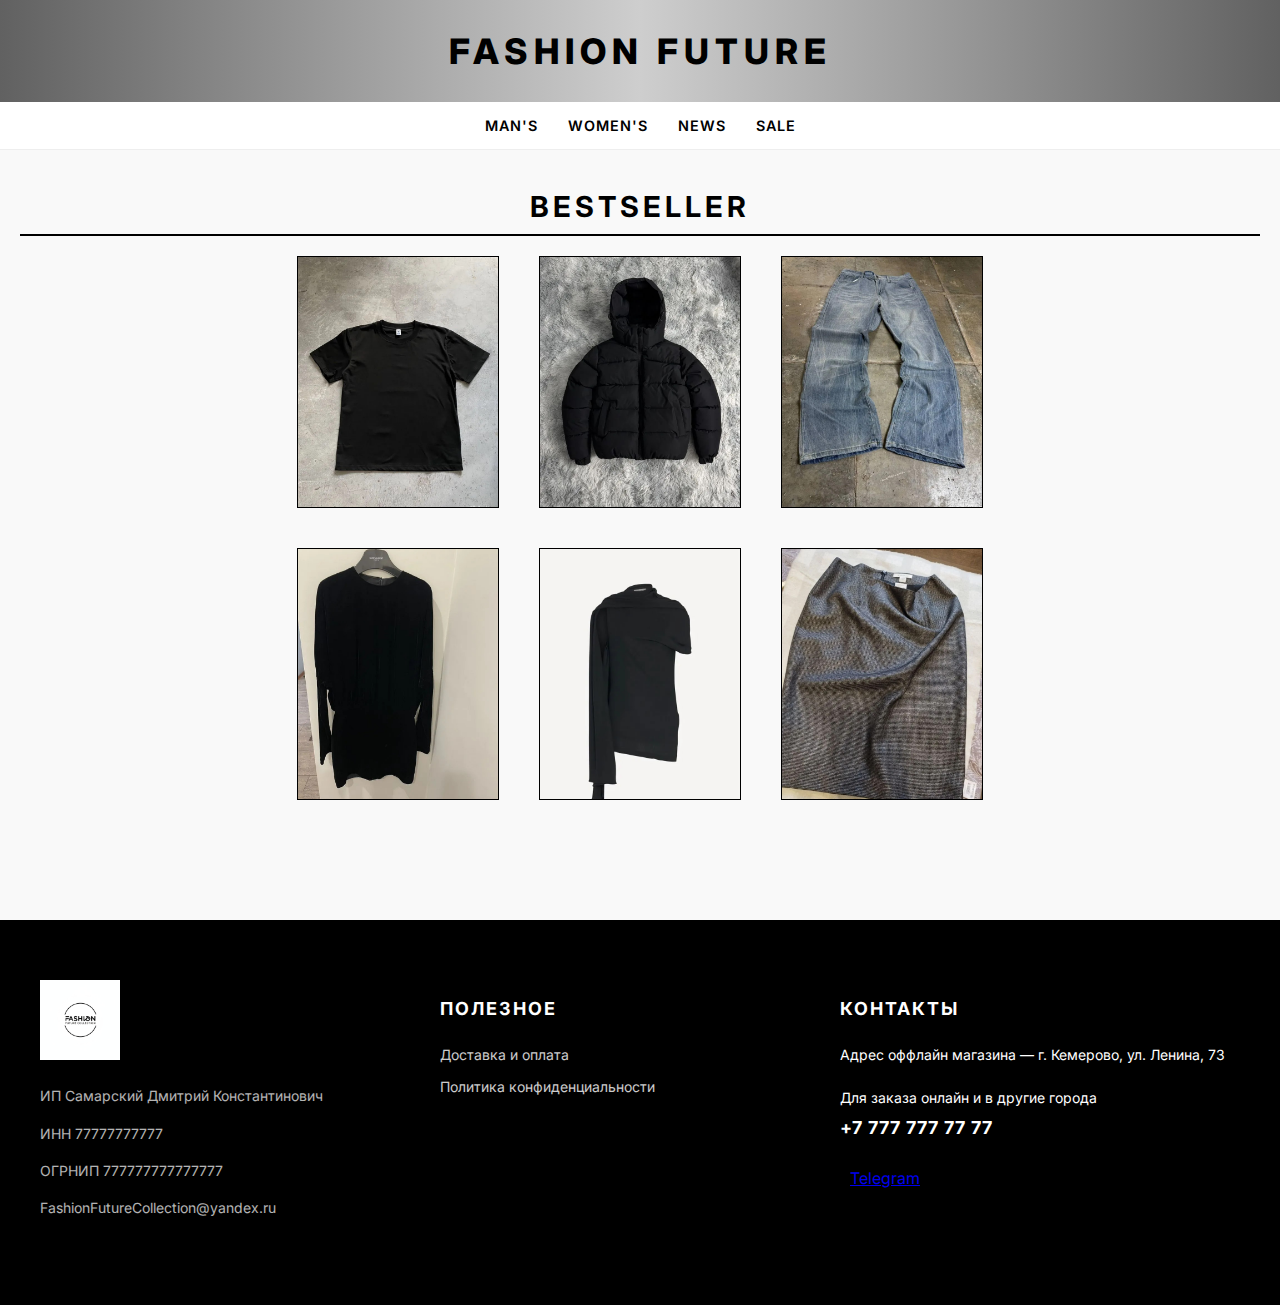
<file: index.html>
<!DOCTYPE html>
<html lang="ru">
<head>
    <meta charset="UTF-8" />
    <meta name="viewport" content="width=device-width, initial-scale=1.0" />
    <title>Fashion Future</title>
    <link rel="stylesheet" href="one.css">
</head>
<body>
    <header>
        <h1>Fashion Future</h1>
    </header>
    <nav>
        <a href="manfashion.html">Man's</a>
        <a href="womenfasion.html">Women's</a>
        <a href="#">News</a>
        <a href="#">Sale</a>
    </nav>
    <main>
        <section id="men" class="category">
            <div class="bestseller"><h1>Bestseller</h1></div>
            <div class="products">
                <div class="product">
                    <a href="T-shirt.html"><img src="img/t-shirt.jpg" alt="Футболка мужская" /></a>
                </div>
                <div class="product">
                    <a href="puffer.html"><img src="img/puffer.jpg" alt="Куртка мужская" /></a>
                </div>
                <div class="product">
                    <a href="jeansman.html"><img src="img/jeansman.jpg" alt="Джинсы мужские" /></a></div>
            </div>
        </section>
        <section id="women" class="category">
            <div class="products">
                <div class="product">
                    <a href="plate.html"><img src="img/plate.jpeg" alt="Платье женское" /></a>
                </div>
                <div class="product">
                    <a href="bluzka.html"><img src="img/bluzka.jpg" alt="Блузка женская" /></a>
                </div>
                <div class="product">
                    <img src="img/ubka.jpg" alt="">
                </div>
            </div>
        </section>
    </main>
<footer class="main-footer">
  <div class="footer-container">
    
    <div class="footer-col logo-info">
      <img src="img/logo.png" alt="FFClogo" class="footer-logo">
      <div class="legal-info">
        <p>ИП Самарский Дмитрий Константинович</p>
        <p>ИНН 77777777777</p>
        <p>ОГРНИП 777777777777777</p>
        <p>FashionFutureCollection@yandex.ru</p>
      </div>
    </div>
    <div class="footer-col">
      <h3>Полезное</h3>
      <ul>
        <li><a href="#">Доставка и оплата</a></li>
        <li><a href="#">Политика конфиденциальности</a></li>
      </ul>
    </div>
    <div class="footer-col">
      <h3>Контакты</h3>
      <p>Адрес оффлайн магазина — г. Кемерово, ул. Ленина, 73</p>
      <p class="phone">Для заказа онлайн и в другие города<br><strong>+7 777 777 77 77</strong></p>
      
      <div class="social-icons">
        <a href="https://t.me/imfashiongeek">Telegram</a>
      </div>
    </div>

  </div>
</footer>
</body>
</html>
</file>
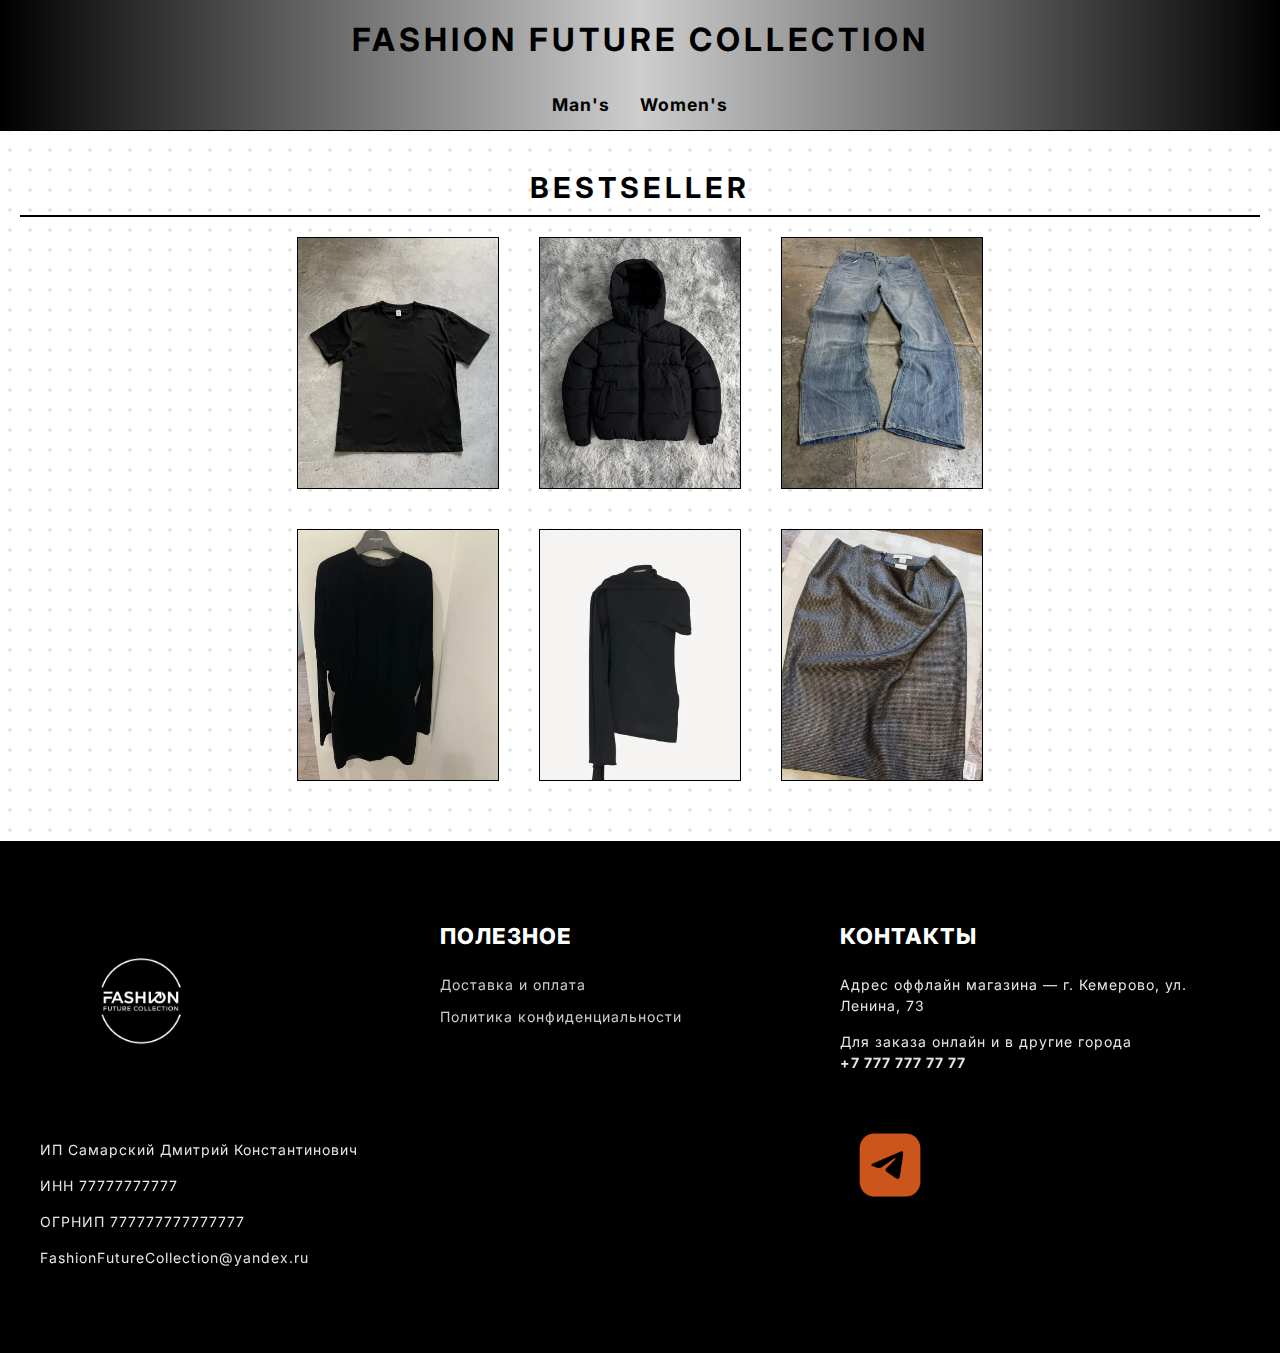
<file: fashion-main/index.html>
<!DOCTYPE html>
<html lang="ru">
<head>
    <meta charset="UTF-8" />
    <meta name="viewport" content="width=device-width, initial-scale=1.0" />
    <title>Fashion Future Collection</title>
    <link rel="stylesheet" href="one.css">
</head>
<body>
    <header>
        <h1>Fashion Future Collection</h1>
    </header>
    <nav>
        <a href="manfashion.html">Man's</a>
        <a href="womenfasion.html">Women's</a>
    </nav>
    <main>
        <section id="men" class="category">
            <div class="bestseller"><h1>Bestseller</h1></div>
            <div class="products">
                <div class="product">
                    <a href="T-shirt.html"><img src="img/t-shirt.jpg" alt="Футболка мужская" /></a>
                </div>
                <div class="product">
                    <a href="puffer.html"><img src="img/puffer.jpg" alt="Куртка мужская" /></a>
                </div>
                <div class="product">
                    <a href="jeansman.html"><img src="img/jeansman.jpg" alt="Джинсы мужские" /></a></div>
            </div>
        </section>
        <section id="women" class="category">
            <div class="products">
                <div class="product">
                    <a href="plate.html"><img src="img/plate.jpeg" alt="Платье женское" /></a>
                </div>
                <div class="product">
                    <a href="bluzka.html"><img src="img/bluzka.jpg" alt="Блузка женская" /></a>
                </div>
                <div class="product">
                    <img src="img/ubka.jpg" alt="">
                </div>
            </div>
        </section>
    </main>
<footer class="main-footer">
  <div class="footer-container">
    
    <div class="footer-col logo-info">
      <img src="img/logo.png" alt="FFClogo" class="footer-logo">
      <div class="legal-info">
        <p>ИП Самарский Дмитрий Константинович</p>
        <p>ИНН 77777777777</p>
        <p>ОГРНИП 777777777777777</p>
        <p>FashionFutureCollection@yandex.ru</p>
      </div>
    </div>
    <div class="footer-col">
      <h3>Полезное</h3>
      <ul>
        <li><a href="#">Доставка и оплата</a></li>
        <li><a href="#">Политика конфиденциальности</a></li>
      </ul>
    </div>
    <div class="footer-col">
      <h3>Контакты</h3>
      <p>Адрес оффлайн магазина — г. Кемерово, ул. Ленина, 73</p>
      <p class="phone">Для заказа онлайн и в другие города<br><strong>+7 777 777 77 77</strong></p>
      
      <div class="social-icons">
        <a href="https://t.me/imfashiongeek"><img src="img/tg-logo.png" alt="TG"></a>
      </div>
    </div>

  </div>
</footer>
</body>
</html>
</file>
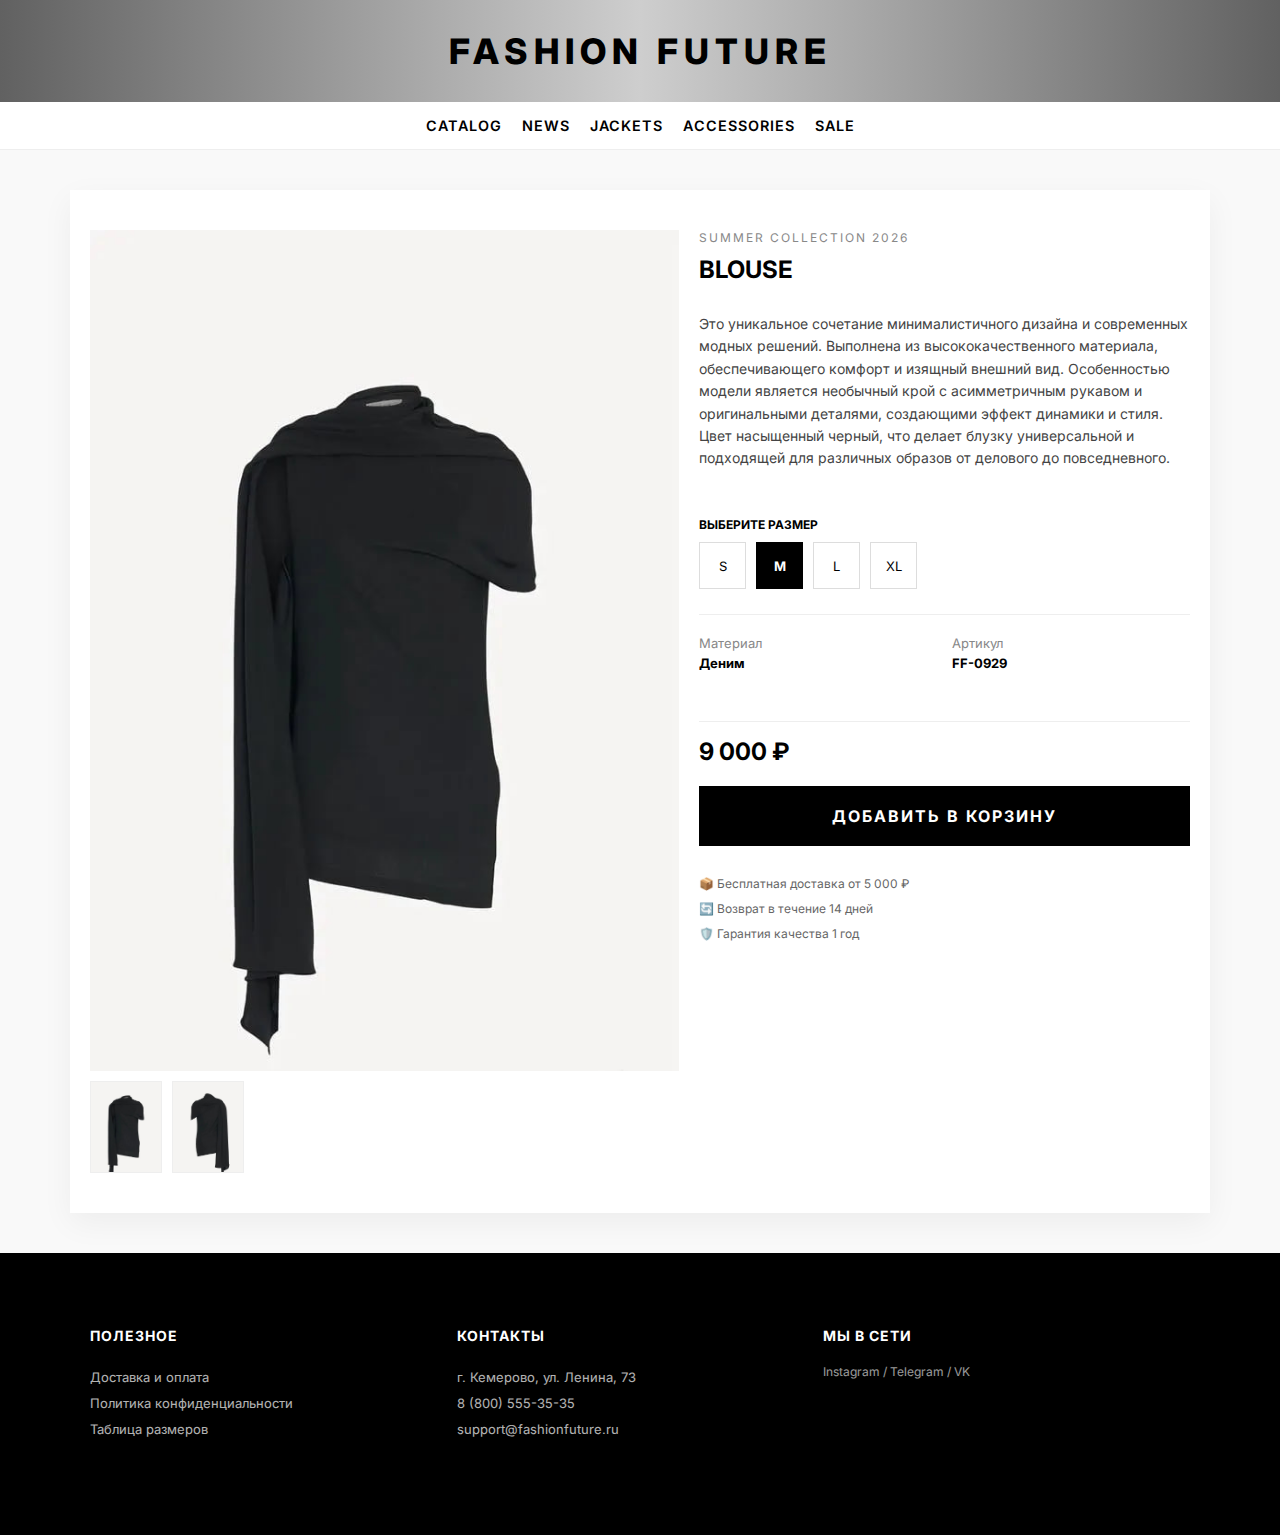
<file: bluzka.html>
<!DOCTYPE html>
<html lang="ru">
<head>
<meta charset="UTF-8" />
<meta name="viewport" content="width=device-width, initial-scale=1.0" />
<title>dress Fashion Future</title>
<link href="https://fonts.googleapis.com/css2?family=Inter:wght@300;400;700;800&display=swap" rel="stylesheet" />
<style>
html, body {
    margin: 0;
    padding: 0;
    width: 100%;
    min-height: 100vh;
    display: flex;
    flex-direction: column;
    font-family: 'Inter', sans-serif;
    background-color: #f9f9f9;
}
header {
    width: 100%;
    text-align: center;
    padding: 30px 0;
    background: linear-gradient(90deg, #616161 0%, #cecece 50%, #616161 100%);
    color: #000;
}
header h1 {
    margin: 0;
    font-size: 2.2em;
    text-transform: uppercase;
    letter-spacing: 6px;
    font-weight: 800;
}
nav {
    width: 100%;
    display: flex;
    justify-content: center;
    gap: 20px;
    padding: 15px 0;
    background: #fff;
    border-bottom: 1px solid #eee;
}
nav a {
    text-decoration: none;
    color: #000;
    font-weight: 600;
    font-size: 0.9em;
    text-transform: uppercase;
    letter-spacing: 1px;
    transition: 0.3s;
}
nav a:hover {
    color: #666;
}
.product-card-container {
    display: flex;
    flex-direction: row;
    gap: 20px;
    background: #fff;
    padding: 40px 20px;
    margin: 40px auto;
    max-width: 1100px;
    box-shadow: 0 10px 30px rgba(0,0,0,0.05);
}
.images-section {
    position: relative;
    flex: 1.2;
    display: flex;
    flex-direction: column;
    gap: 10px;
}
.arrow {
    position: absolute;
    top: 50%;
    transform: translateY(-50%);
    font-size: 1em;
    cursor: pointer;
    background: rgba(109, 109, 109, 0.7);
    padding: 15px;
    border-radius: 20%;
    z-index: 10;
}
.arrow-prev {
    left: 10px;
}
.arrow-next {
    right: 10px;
}
.arrow:hover {
    background: rgba(0, 0, 0, 0.6);
    color: grey;
}
.main-img-wrapper img {
    width: 100%;
    height: auto;
    display: block;
}
.thumbnails {
    display: flex;
    gap: 10px;
    overflow-x: auto;
}
.thumbnails img {
    width: 70px;
    height: 90px;
    object-fit: cover;
    cursor: pointer;
    border: 1px solid #eee;
    transition: 0.3s;
}
.thumbnails img:hover {
    border-color: #000;
}
.description-section {
    flex: 1;
    display: flex;
    flex-direction: column;
}
.category {
    text-transform: uppercase;
    font-size: 12px;
    letter-spacing: 2px;
    color: #888;
    margin-bottom: 10px;
}
.product-title {
    font-size: 24px;
    font-weight: 700;
    margin: 0 0 15px 0;
    text-transform: uppercase;
}
.price {
    font-size: 24px;
    font-weight: 700;
    margin: 20px 0;
    padding-top: 15px;
    border-top: 1px solid #eee;
}
.description-text {
    font-size: 14px;
    line-height: 1.6;
    color: #444;
    margin-bottom: 25px;
}
.section-label {
    font-size: 12px;
    font-weight: 700;
    text-transform: uppercase;
    margin-bottom: 10px;
    display: block;
}
.size-picker {
    display: flex;
    gap: 10px;
    margin-bottom: 25px;
    flex-wrap: wrap;
}
.size-badge {
    min-width: 45px;
    height: 45px;
    border: 1px solid #ddd;
    display: flex;
    align-items: center;
    justify-content: center;
    cursor: pointer;
    font-size: 13px;
    transition: 0.3s;
}
.size-badge:hover, .size-badge.active {
    border-color: #000;
    background: #000;
    color: #fff;
}
.size-badge.active {
  border-color: #000;
  background-color: #000;
  font-weight: bold;
}
.specs {
    display: grid;
    grid-template-columns: 1fr 1fr;
    gap: 15px;
    margin-bottom: 30px;
    font-size: 13px;
    border-top: 1px solid #eee;
    padding-top: 20px;
}
.spec-item span {
    color: #888;
    display: block;
    margin-bottom: 4px;
}
.buy-button {
    display: block;
    padding: 20px;
    background: #000;
    color: #fff;
    text-decoration: none;
    text-align: center;
    text-transform: uppercase;
    font-weight: bold;
    letter-spacing: 2px;
    transition: 0.3s;
}
.buy-button:hover {
    background: #333;
}
.delivery-info {
    margin-top: 30px;
    display: flex;
    flex-direction: column;
    gap: 10px;
}
.info-item {
    display: flex;
    align-items: center;
    gap: 10px;
    font-size: 12px;
    color: #666;
}
footer {
    background: #000;
    color: #fff;
    padding: 60px 20px;
}
.footer-container {
    max-width: 1100px;
    margin: 0 auto;
    display: flex;
    flex-wrap: wrap;
    justify-content: space-between;
}
.footer-col {
    flex: 1 1 200px;
    margin-bottom: 20px;
}
.footer-col h3 {
    font-size: 14px;
    text-transform: uppercase;
    margin-bottom: 20px;
    letter-spacing: 1px;
}
.footer-col ul {
    list-style: none;
    padding: 0;
    font-size: 13px;
    opacity: 0.7;
    line-height: 2;
}
@media(max-width: 768px) {
  .product-card-container {
    flex-direction: column;
    padding: 20px;
  }
  .images-section {
    order: 1;
  }
  .description-section {
    order: 2;
  }
  .footer-container {
    flex-direction: column;
  }
}
</style>
</head>
<body>

<header>
  <h1>FASHION FUTURE</h1>
</header>
<nav>
  <a href="index.html">Catalog</a>
  <a href="#">News</a>
  <a href="#">Jackets</a>
  <a href="#">Аccessories</a>
  <a href="#">Sale</a>
</nav>

<main>
  <div class="product-card-container">
    <div class="images-section">
      <div class="main-img-wrapper">
        <img src="img/t-shirt.jpg" alt="Puffer Jacket" id="main-img" />
      </div>
      <div class="thumbnails">
        <img src="img/bluzka.jpg" alt="вид 1" />
        <img src="img/bluzka2.jpg" alt="вид 2" />
      </div>
    </div>

    <div class="description-section">
      <span class="category">Summer Collection 2026</span>
      <h2 class="product-title">Blouse</h2>
      <p class="description-text">
            Это уникальное сочетание минималистичного дизайна и современных модных решений. Выполнена из высококачественного материала, обеспечивающего комфорт и изящный внешний вид. Особенностью модели является необычный крой с асимметричным рукавом и оригинальными деталями, создающими эффект динамики и стиля. Цвет насыщенный черный, что делает блузку универсальной и подходящей для различных образов от делового до повседневного.<br><br>
      </p>

      <span class="section-label">Выберите размер</span>
      <div class="size-picker">
        <div class="size-badge">S</div>
        <div class="size-badge active">M</div>
        <div class="size-badge">L</div>
        <div class="size-badge">XL</div>
      </div>

      <div class="specs">
        <div class="spec-item">
          <span>Материал</span>
          <strong>Деним</strong>
        </div>
        <div class="spec-item">
          <span>Артикул</span>
          <strong>FF-0929</strong>
        </div>
      </div>

      <div class="price">9 000 ₽</div>
      <a href="#" class="buy-button">Добавить в корзину</a>
      <div class="delivery-info">
        <div class="info-item">📦 Бесплатная доставка от 5 000 ₽</div>
        <div class="info-item">🔄 Возврат в течение 14 дней</div>
        <div class="info-item">🛡️ Гарантия качества 1 год</div>
      </div>
    </div>
  </div>
</main>

<footer class="main-footer">
  <div class="footer-container">
    <div class="footer-col">
      <h3>Полезное</h3>
      <ul>
        <li>Доставка и оплата</li>
        <li>Политика конфиденциальности</li>
        <li>Таблица размеров</li>
      </ul>
    </div>
    <div class="footer-col">
      <h3>Контакты</h3>
      <ul>
        <li>г. Кемерово, ул. Ленина, 73</li>
        <li>8 (800) 555-35-35</li>
        <li>support@fashionfuture.ru</li>
      </ul>
    </div>
    <div class="footer-col">
      <h3>Мы в сети</h3>
      <div class="social-icons" style="font-size: 12px; opacity: 0.6;">
        Instagram / Telegram / VK
      </div>
    </div>
  </div>
</footer>

<script>
  document.addEventListener('DOMContentLoaded', () => {
    const mainImg = document.getElementById('main-img');
    const thumbnails = document.querySelectorAll('.thumbnails img');

    let currentIndex = 0;
    const totalImages = thumbnails.length;

    function updateMainImage() {
      mainImg.src = thumbnails[currentIndex].src;
      thumbnails.forEach((thumb, index) => {
        thumb.classList.toggle('active', index === currentIndex);
      });
    }

    // Обработка кликов по миниатюрам
    thumbnails.forEach((thumb, index) => {
      thumb.addEventListener('click', () => {
        currentIndex = index;
        updateMainImage();
      });
    });

    updateMainImage();

    // Работа с выбором размера
    const sizeBadges = document.querySelectorAll('.size-badge');

    sizeBadges.forEach(badge => {
      badge.addEventListener('click', () => {
        // Убираем активный класс у всех
        sizeBadges.forEach(b => b.classList.remove('active'));
        // Добавляем активный класс к выбранному
        badge.classList.add('active');
      });
    });
  });
</script>

</body>
</html>
</file>
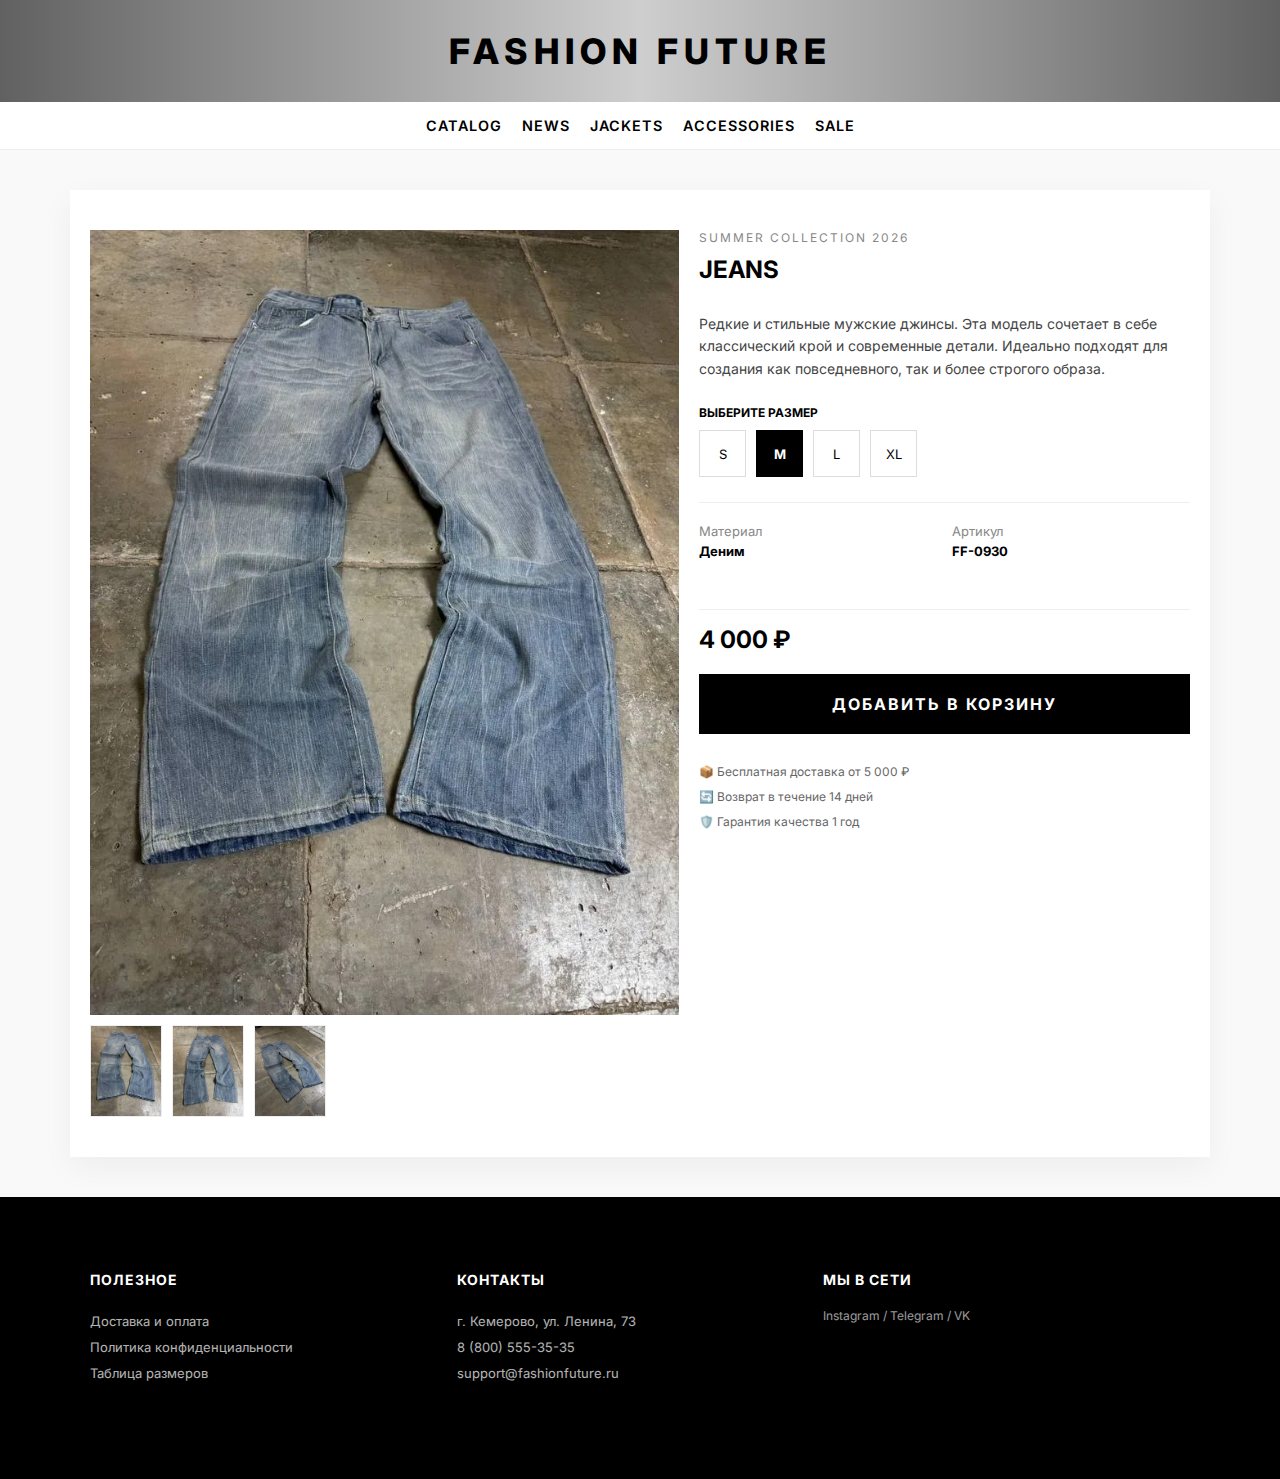
<file: jeansman.html>
<!DOCTYPE html>
<html lang="ru">
<head>
<meta charset="UTF-8" />
<meta name="viewport" content="width=device-width, initial-scale=1.0" />
<title>Jeans Fashion Future</title>
<link href="https://fonts.googleapis.com/css2?family=Inter:wght@300;400;700;800&display=swap" rel="stylesheet" />
<style>
html, body {
    margin: 0;
    padding: 0;
    width: 100%;
    min-height: 100vh;
    display: flex;
    flex-direction: column;
    font-family: 'Inter', sans-serif;
    background-color: #f9f9f9;
}
header {
    width: 100%;
    text-align: center;
    padding: 30px 0;
    background: linear-gradient(90deg, #616161 0%, #cecece 50%, #616161 100%);
    color: #000;
}
header h1 {
    margin: 0;
    font-size: 2.2em;
    text-transform: uppercase;
    letter-spacing: 6px;
    font-weight: 800;
}
nav {
    width: 100%;
    display: flex;
    justify-content: center;
    gap: 20px;
    padding: 15px 0;
    background: #fff;
    border-bottom: 1px solid #eee;
}
nav a {
    text-decoration: none;
    color: #000;
    font-weight: 600;
    font-size: 0.9em;
    text-transform: uppercase;
    letter-spacing: 1px;
    transition: 0.3s;
}
nav a:hover {
    color: #666;
}
.product-card-container {
    display: flex;
    flex-direction: row;
    gap: 20px;
    background: #fff;
    padding: 40px 20px;
    margin: 40px auto;
    max-width: 1100px;
    box-shadow: 0 10px 30px rgba(0,0,0,0.05);
}
.images-section {
    position: relative;
    flex: 1.2;
    display: flex;
    flex-direction: column;
    gap: 10px;
}
.arrow {
    position: absolute;
    top: 50%;
    transform: translateY(-50%);
    font-size: 1em;
    cursor: pointer;
    background: rgba(109, 109, 109, 0.7);
    padding: 15px;
    border-radius: 20%;
    z-index: 10;
}
.arrow-prev {
    left: 10px;
}
.arrow-next {
    right: 10px;
}
.arrow:hover {
    background: rgba(0, 0, 0, 0.6);
    color: grey;
}
.main-img-wrapper img {
    width: 100%;
    height: auto;
    display: block;
}
.thumbnails {
    display: flex;
    gap: 10px;
    overflow-x: auto;
}
.thumbnails img {
    width: 70px;
    height: 90px;
    object-fit: cover;
    cursor: pointer;
    border: 1px solid #eee;
    transition: 0.3s;
}
.thumbnails img:hover {
    border-color: #000;
}
.description-section {
    flex: 1;
    display: flex;
    flex-direction: column;
}
.category {
    text-transform: uppercase;
    font-size: 12px;
    letter-spacing: 2px;
    color: #888;
    margin-bottom: 10px;
}
.product-title {
    font-size: 24px;
    font-weight: 700;
    margin: 0 0 15px 0;
    text-transform: uppercase;
}
.price {
    font-size: 24px;
    font-weight: 700;
    margin: 20px 0;
    padding-top: 15px;
    border-top: 1px solid #eee;
}
.description-text {
    font-size: 14px;
    line-height: 1.6;
    color: #444;
    margin-bottom: 25px;
}
.section-label {
    font-size: 12px;
    font-weight: 700;
    text-transform: uppercase;
    margin-bottom: 10px;
    display: block;
}
.size-picker {
    display: flex;
    gap: 10px;
    margin-bottom: 25px;
    flex-wrap: wrap;
}
.size-badge {
    min-width: 45px;
    height: 45px;
    border: 1px solid #ddd;
    display: flex;
    align-items: center;
    justify-content: center;
    cursor: pointer;
    font-size: 13px;
    transition: 0.3s;
}
.size-badge:hover, .size-badge.active {
    border-color: #000;
    background: #000;
    color: #fff;
}
.size-badge.active {
  border-color: #000;
  background-color: #000;
  font-weight: bold;
}
.specs {
    display: grid;
    grid-template-columns: 1fr 1fr;
    gap: 15px;
    margin-bottom: 30px;
    font-size: 13px;
    border-top: 1px solid #eee;
    padding-top: 20px;
}
.spec-item span {
    color: #888;
    display: block;
    margin-bottom: 4px;
}
.buy-button {
    display: block;
    padding: 20px;
    background: #000;
    color: #fff;
    text-decoration: none;
    text-align: center;
    text-transform: uppercase;
    font-weight: bold;
    letter-spacing: 2px;
    transition: 0.3s;
}
.buy-button:hover {
    background: #333;
}
.delivery-info {
    margin-top: 30px;
    display: flex;
    flex-direction: column;
    gap: 10px;
}
.info-item {
    display: flex;
    align-items: center;
    gap: 10px;
    font-size: 12px;
    color: #666;
}
footer {
    background: #000;
    color: #fff;
    padding: 60px 20px;
}
.footer-container {
    max-width: 1100px;
    margin: 0 auto;
    display: flex;
    flex-wrap: wrap;
    justify-content: space-between;
}
.footer-col {
    flex: 1 1 200px;
    margin-bottom: 20px;
}
.footer-col h3 {
    font-size: 14px;
    text-transform: uppercase;
    margin-bottom: 20px;
    letter-spacing: 1px;
}
.footer-col ul {
    list-style: none;
    padding: 0;
    font-size: 13px;
    opacity: 0.7;
    line-height: 2;
}
@media(max-width: 768px) {
  .product-card-container {
    flex-direction: column;
    padding: 20px;
  }
  .images-section {
    order: 1;
  }
  .description-section {
    order: 2;
  }
  .footer-container {
    flex-direction: column;
  }
}
</style>
</head>
<body>

<header>
  <h1>FASHION FUTURE</h1>
</header>
<nav>
  <a href="index.html">Catalog</a>
  <a href="#">News</a>
  <a href="#">Jackets</a>
  <a href="#">Аccessories</a>
  <a href="#">Sale</a>
</nav>

<main>
  <div class="product-card-container">
    <div class="images-section">
      <div class="main-img-wrapper">
        <img src="img/t-shirt.jpg" alt="Puffer Jacket" id="main-img" />
      </div>
      <div class="thumbnails">
        <img src="img/jeansman.jpg" alt="вид 1" />
        <img src="img/jeansman2.jpg" alt="вид 2" />
        <img src="img/jeansman3.jpg" alt="вид 3" />
      </div>
    </div>

    <div class="description-section">
      <span class="category">Summer Collection 2026</span>
      <h2 class="product-title">Jeans</h2>
      <p class="description-text">
            Редкие и стильные мужские джинсы. Эта модель сочетает в себе классический крой и современные детали. Идеально подходят для создания как повседневного, так и более строгого образа.
      </p>

      <span class="section-label">Выберите размер</span>
      <div class="size-picker">
        <div class="size-badge">S</div>
        <div class="size-badge active">M</div>
        <div class="size-badge">L</div>
        <div class="size-badge">XL</div>
      </div>

      <div class="specs">
        <div class="spec-item">
          <span>Материал</span>
          <strong>Деним</strong>
        </div>
        <div class="spec-item">
          <span>Артикул</span>
          <strong>FF-0930</strong>
        </div>
      </div>

      <div class="price">4 000 ₽</div>
      <a href="#" class="buy-button">Добавить в корзину</a>
      <div class="delivery-info">
        <div class="info-item">📦 Бесплатная доставка от 5 000 ₽</div>
        <div class="info-item">🔄 Возврат в течение 14 дней</div>
        <div class="info-item">🛡️ Гарантия качества 1 год</div>
      </div>
    </div>
  </div>
</main>

<footer class="main-footer">
  <div class="footer-container">
    <div class="footer-col">
      <h3>Полезное</h3>
      <ul>
        <li>Доставка и оплата</li>
        <li>Политика конфиденциальности</li>
        <li>Таблица размеров</li>
      </ul>
    </div>
    <div class="footer-col">
      <h3>Контакты</h3>
      <ul>
        <li>г. Кемерово, ул. Ленина, 73</li>
        <li>8 (800) 555-35-35</li>
        <li>support@fashionfuture.ru</li>
      </ul>
    </div>
    <div class="footer-col">
      <h3>Мы в сети</h3>
      <div class="social-icons" style="font-size: 12px; opacity: 0.6;">
        Instagram / Telegram / VK
      </div>
    </div>
  </div>
</footer>

<script>
  document.addEventListener('DOMContentLoaded', () => {
    const mainImg = document.getElementById('main-img');
    const thumbnails = document.querySelectorAll('.thumbnails img');

    let currentIndex = 0;
    const totalImages = thumbnails.length;

    function updateMainImage() {
      mainImg.src = thumbnails[currentIndex].src;
      thumbnails.forEach((thumb, index) => {
        thumb.classList.toggle('active', index === currentIndex);
      });
    }

    // Обработка кликов по миниатюрам
    thumbnails.forEach((thumb, index) => {
      thumb.addEventListener('click', () => {
        currentIndex = index;
        updateMainImage();
      });
    });

    updateMainImage();

    // Работа с выбором размера
    const sizeBadges = document.querySelectorAll('.size-badge');

    sizeBadges.forEach(badge => {
      badge.addEventListener('click', () => {
        // Убираем активный класс у всех
        sizeBadges.forEach(b => b.classList.remove('active'));
        // Добавляем активный класс к выбранному
        badge.classList.add('active');
      });
    });
  });
</script>

</body>
</html>
</file>
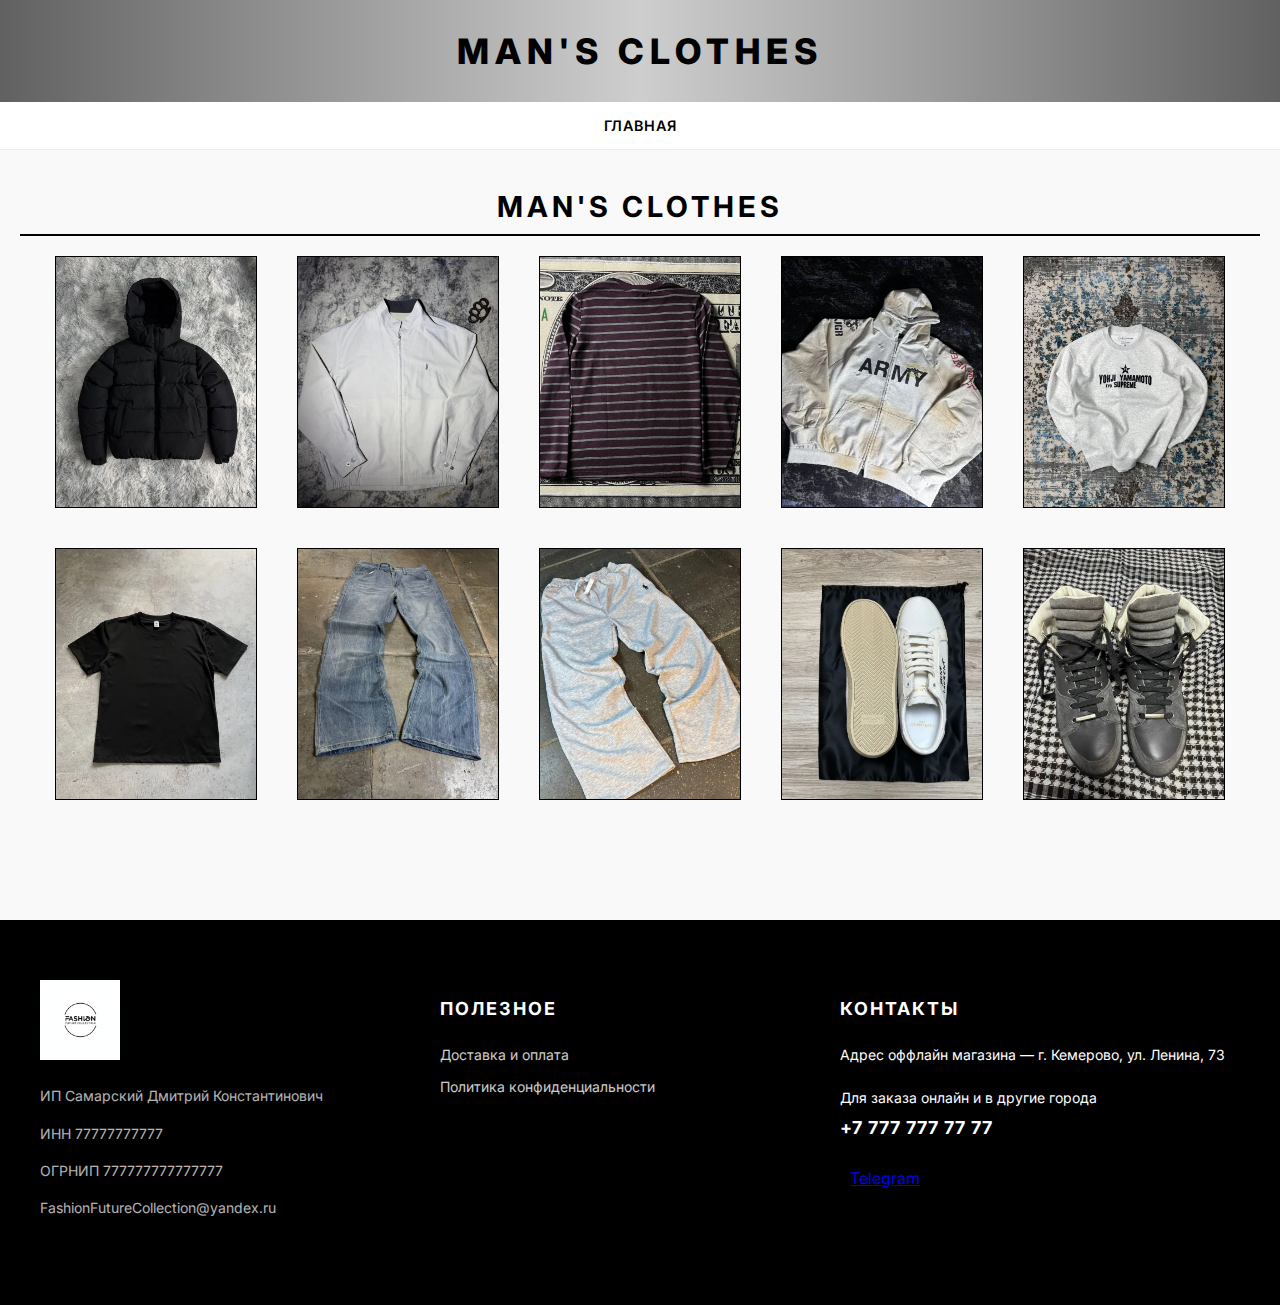
<file: manfashion.html>
<!DOCTYPE html>
<html lang="ru">
<head>
  <meta charset="UTF-8" />
  <meta name="viewport" content="width=device-width, initial-scale=1.0"/>
  <title>Fashion Future Collection</title>
  <link rel="stylesheet" href="one.css" />
</head>
<body>
  <header>
    <h1>Man's clothes</h1>
    
  </header>
<nav>
      <a href="index.html">Главная</a>

    </nav>
  <main>
    <section class="category">
      <h1>Man's clothes</h1>

      <div class="products">
        <div class="product">
          <a href="puffer.html">
            <img src="img/puffer.jpg" alt="Пуховик" />
            <p>Пуховик</p>
          </a>
        </div>

        <div class="product">
          <a href="vetrovka.html">
            <img src="img/vetrovka.jpg" alt="Ветровка мужская" />
            <p>Ветровки</p>
          </a>
        </div>

        <div class="product">
          <a href="#">
            <img src="img/longsleeve2.jpg" alt="Лонгслив" />
            <p>Лонгсливы</p>
          </a>
        </div>

        <div class="product">
          <a href="#">
            <img src="img/ziphoddie.jpg" alt="Зип-по" />
            <p>Зип худи</p>
          </a>
        </div>

        <div class="product">
          <a href="#">
            <img src="img/sweetshot.jpg" alt="Свитшот" />
            <p>Свитшоты</p>
          </a>
        </div>

        <div class="product">
          <a href="T-shirt.html">
            <img src="img/t-shirt.jpg" alt="Футболка мужская" />
            <p>Футболки</p>
          </a>
        </div>

        <div class="product">
          <a href="jeansman.html">
            <img src="img/jeansman.jpg" alt="Джинсы мужские" />
            <p>Джинсы</p>
          </a>
        </div>

        <div class="product">
          <a href="#">
            <img src="img/pants.jpg" alt="Штаны" />
            <p>Штаны</p>
          </a>
        </div>

        <div class="product">
          <a href="#">
            <img src="img/shoes.jpg" alt="Обувь" />
            <p>Кеды</p>
          </a>
        </div>

        <div class="product">
          <a href="#">
            <img src="img/sneakers.jpg" alt="Кроссовки" />
            <p>Кроссовки</p>
          </a>
        </div>
      </div>
    </section>
  </main>
<footer class="main-footer">
  <div class="footer-container">
    
    <div class="footer-col logo-info">
      <img src="img/logo.png" alt="FFClogo" class="footer-logo">
      <div class="legal-info">
        <p>ИП Самарский Дмитрий Константинович</p>
        <p>ИНН 77777777777</p>
        <p>ОГРНИП 777777777777777</p>
        <p>FashionFutureCollection@yandex.ru</p>
      </div>
    </div>
    <div class="footer-col">
      <h3>Полезное</h3>
      <ul>
        <li><a href="#">Доставка и оплата</a></li>
        <li><a href="#">Политика конфиденциальности</a></li>
      </ul>
    </div>
    <div class="footer-col">
      <h3>Контакты</h3>
      <p>Адрес оффлайн магазина — г. Кемерово, ул. Ленина, 73</p>
      <p class="phone">Для заказа онлайн и в другие города<br><strong>+7 777 777 77 77</strong></p>
      
      <div class="social-icons">
        <a href="https://t.me/imfashiongeek">Telegram</a>
      </div>
    </div>

  </div>
</footer>
  <script>
    document.addEventListener('DOMContentLoaded', function () {
      document.querySelectorAll('.product').forEach(function (product) {
        product.addEventListener('click', function (event) {
          // если клик уже внутри ссылки — позволяем браузеру перейти сам
          if (event.target.closest('a')) return;
          const link = product.querySelector('a');
          if (link) window.location.href = link.href;
        });
      });
    });
  </script>
</body>
</html>
</file>
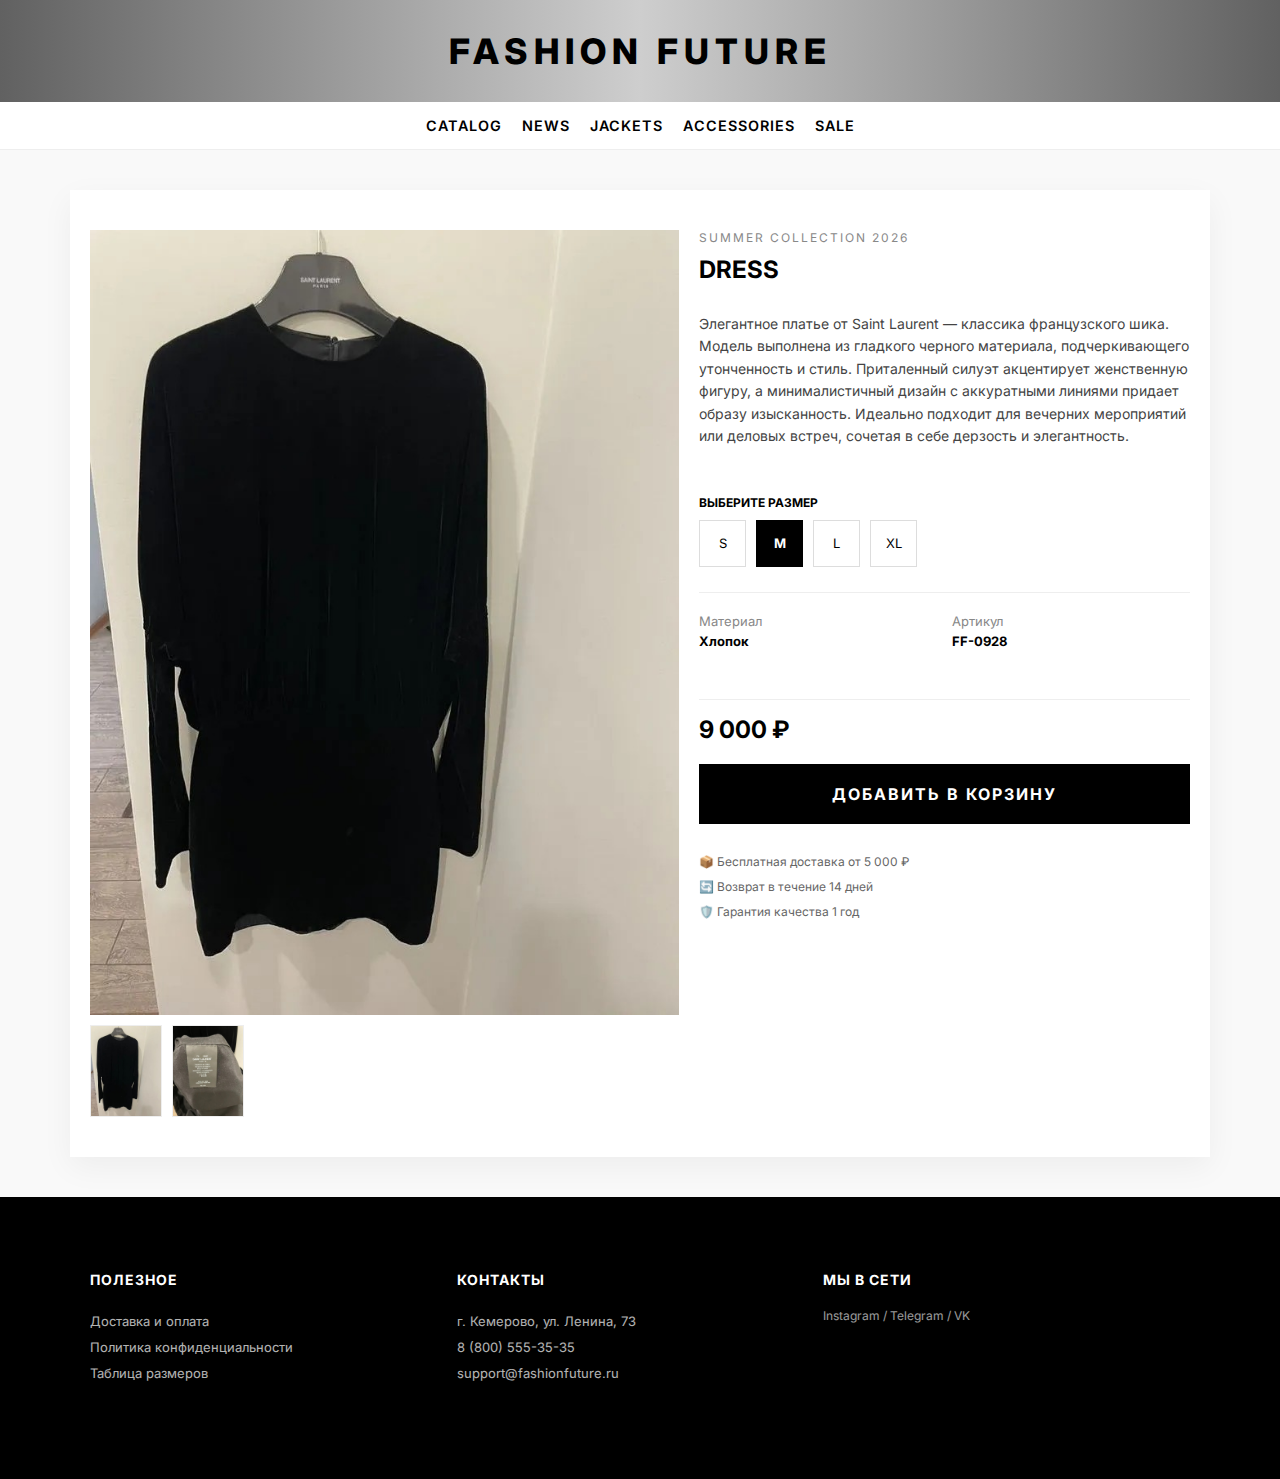
<file: plate.html>
<!DOCTYPE html>
<html lang="ru">
<head>
<meta charset="UTF-8" />
<meta name="viewport" content="width=device-width, initial-scale=1.0" />
<title>Футболка Fashion Future</title>
<link href="https://fonts.googleapis.com/css2?family=Inter:wght@300;400;700;800&display=swap" rel="stylesheet" />
<style>
html, body {
    margin: 0;
    padding: 0;
    width: 100%;
    min-height: 100vh;
    display: flex;
    flex-direction: column;
    font-family: 'Inter', sans-serif;
    background-color: #f9f9f9;
}
header {
    width: 100%;
    text-align: center;
    padding: 30px 0;
    background: linear-gradient(90deg, #616161 0%, #cecece 50%, #616161 100%);
    color: #000;
}
header h1 {
    margin: 0;
    font-size: 2.2em;
    text-transform: uppercase;
    letter-spacing: 6px;
    font-weight: 800;
}
nav {
    width: 100%;
    display: flex;
    justify-content: center;
    gap: 20px;
    padding: 15px 0;
    background: #fff;
    border-bottom: 1px solid #eee;
}
nav a {
    text-decoration: none;
    color: #000;
    font-weight: 600;
    font-size: 0.9em;
    text-transform: uppercase;
    letter-spacing: 1px;
    transition: 0.3s;
}
nav a:hover {
    color: #666;
}
.product-card-container {
    display: flex;
    flex-direction: row;
    gap: 20px;
    background: #fff;
    padding: 40px 20px;
    margin: 40px auto;
    max-width: 1100px;
    box-shadow: 0 10px 30px rgba(0,0,0,0.05);
}
.images-section {
    position: relative;
    flex: 1.2;
    display: flex;
    flex-direction: column;
    gap: 10px;
}
.arrow {
    position: absolute;
    top: 50%;
    transform: translateY(-50%);
    font-size: 1em;
    cursor: pointer;
    background: rgba(109, 109, 109, 0.7);
    padding: 15px;
    border-radius: 20%;
    z-index: 10;
}
.arrow-prev {
    left: 10px;
}
.arrow-next {
    right: 10px;
}
.arrow:hover {
    background: rgba(0, 0, 0, 0.6);
    color: grey;
}
.main-img-wrapper img {
    width: 100%;
    height: auto;
    display: block;
}
.thumbnails {
    display: flex;
    gap: 10px;
    overflow-x: auto;
}
.thumbnails img {
    width: 70px;
    height: 90px;
    object-fit: cover;
    cursor: pointer;
    border: 1px solid #eee;
    transition: 0.3s;
}
.thumbnails img:hover {
    border-color: #000;
}
.description-section {
    flex: 1;
    display: flex;
    flex-direction: column;
}
.category {
    text-transform: uppercase;
    font-size: 12px;
    letter-spacing: 2px;
    color: #888;
    margin-bottom: 10px;
}
.product-title {
    font-size: 24px;
    font-weight: 700;
    margin: 0 0 15px 0;
    text-transform: uppercase;
}
.price {
    font-size: 24px;
    font-weight: 700;
    margin: 20px 0;
    padding-top: 15px;
    border-top: 1px solid #eee;
}
.description-text {
    font-size: 14px;
    line-height: 1.6;
    color: #444;
    margin-bottom: 25px;
}
.section-label {
    font-size: 12px;
    font-weight: 700;
    text-transform: uppercase;
    margin-bottom: 10px;
    display: block;
}
.size-picker {
    display: flex;
    gap: 10px;
    margin-bottom: 25px;
    flex-wrap: wrap;
}
.size-badge {
    min-width: 45px;
    height: 45px;
    border: 1px solid #ddd;
    display: flex;
    align-items: center;
    justify-content: center;
    cursor: pointer;
    font-size: 13px;
    transition: 0.3s;
}
.size-badge:hover, .size-badge.active {
    border-color: #000;
    background: #000;
    color: #fff;
}
.size-badge.active {
  border-color: #000;
  background-color: #000;
  font-weight: bold;
}
.specs {
    display: grid;
    grid-template-columns: 1fr 1fr;
    gap: 15px;
    margin-bottom: 30px;
    font-size: 13px;
    border-top: 1px solid #eee;
    padding-top: 20px;
}
.spec-item span {
    color: #888;
    display: block;
    margin-bottom: 4px;
}
.buy-button {
    display: block;
    padding: 20px;
    background: #000;
    color: #fff;
    text-decoration: none;
    text-align: center;
    text-transform: uppercase;
    font-weight: bold;
    letter-spacing: 2px;
    transition: 0.3s;
}
.buy-button:hover {
    background: #333;
}
.delivery-info {
    margin-top: 30px;
    display: flex;
    flex-direction: column;
    gap: 10px;
}
.info-item {
    display: flex;
    align-items: center;
    gap: 10px;
    font-size: 12px;
    color: #666;
}
footer {
    background: #000;
    color: #fff;
    padding: 60px 20px;
}
.footer-container {
    max-width: 1100px;
    margin: 0 auto;
    display: flex;
    flex-wrap: wrap;
    justify-content: space-between;
}
.footer-col {
    flex: 1 1 200px;
    margin-bottom: 20px;
}
.footer-col h3 {
    font-size: 14px;
    text-transform: uppercase;
    margin-bottom: 20px;
    letter-spacing: 1px;
}
.footer-col ul {
    list-style: none;
    padding: 0;
    font-size: 13px;
    opacity: 0.7;
    line-height: 2;
}
@media(max-width: 768px) {
  .product-card-container {
    flex-direction: column;
    padding: 20px;
  }
  .images-section {
    order: 1;
  }
  .description-section {
    order: 2;
  }
  .footer-container {
    flex-direction: column;
  }
}
</style>
</head>
<body>

<header>
  <h1>FASHION FUTURE</h1>
</header>
<nav>
  <a href="index.html">Catalog</a>
  <a href="#">News</a>
  <a href="#">Jackets</a>
  <a href="#">Аccessories</a>
  <a href="#">Sale</a>
</nav>

<main>
  <div class="product-card-container">
    <div class="images-section">
      <div class="main-img-wrapper">
        <img src="img/plate.jpeg" alt="Puffer Jacket" id="main-img" />
      </div>
      <div class="thumbnails">
        <img src="img/plate.jpeg" alt="вид 1" />
        <img src="img/plate2.jpeg" alt="вид 2" />
      </div>
    </div>
    <div class="description-section">
      <span class="category">Summer Collection 2026</span>
      <h2 class="product-title">dress</h2>
      <p class="description-text">
          Элегантное платье от Saint Laurent — классика французского шика. Модель выполнена из гладкого черного материала, подчеркивающего утонченность и стиль. Приталенный силуэт акцентирует женственную фигуру, а минималистичный дизайн с аккуратными линиями придает образу изысканность. Идеально подходит для вечерних мероприятий или деловых встреч, сочетая в себе дерзость и элегантность.<br><br>

      </p>

      <span class="section-label">Выберите размер</span>
      <div class="size-picker">
        <div class="size-badge">S</div>
        <div class="size-badge active">M</div>
        <div class="size-badge">L</div>
        <div class="size-badge">XL</div>
      </div>

      <div class="specs">
        <div class="spec-item">
          <span>Материал</span>
          <strong>Хлопок</strong>
        </div>
        <div class="spec-item">
          <span>Артикул</span>
          <strong>FF-0928</strong>
        </div>
      </div>

      <div class="price">9 000 ₽</div>
      <a href="#" class="buy-button">Добавить в корзину</a>
      <div class="delivery-info">
        <div class="info-item">📦 Бесплатная доставка от 5 000 ₽</div>
        <div class="info-item">🔄 Возврат в течение 14 дней</div>
        <div class="info-item">🛡️ Гарантия качества 1 год</div>
      </div>
    </div>
  </div>
</main>

<footer class="main-footer">
  <div class="footer-container">
    <div class="footer-col">
      <h3>Полезное</h3>
      <ul>
        <li>Доставка и оплата</li>
        <li>Политика конфиденциальности</li>
        <li>Таблица размеров</li>
      </ul>
    </div>
    <div class="footer-col">
      <h3>Контакты</h3>
      <ul>
        <li>г. Кемерово, ул. Ленина, 73</li>
        <li>8 (800) 555-35-35</li>
        <li>support@fashionfuture.ru</li>
      </ul>
    </div>
    <div class="footer-col">
      <h3>Мы в сети</h3>
      <div class="social-icons" style="font-size: 12px; opacity: 0.6;">
        Instagram / Telegram / VK
      </div>
    </div>
  </div>
</footer>

<script>
  document.addEventListener('DOMContentLoaded', () => {
    const mainImg = document.getElementById('main-img');
    const thumbnails = document.querySelectorAll('.thumbnails img');

    let currentIndex = 0;
    const totalImages = thumbnails.length;

    function updateMainImage() {
      mainImg.src = thumbnails[currentIndex].src;
      thumbnails.forEach((thumb, index) => {
        thumb.classList.toggle('active', index === currentIndex);
      });
    }

    // Обработка кликов по миниатюрам
    thumbnails.forEach((thumb, index) => {
      thumb.addEventListener('click', () => {
        currentIndex = index;
        updateMainImage();
      });
    });

    updateMainImage();

    // Работа с выбором размера
    const sizeBadges = document.querySelectorAll('.size-badge');

    sizeBadges.forEach(badge => {
      badge.addEventListener('click', () => {
        // Убираем активный класс у всех
        sizeBadges.forEach(b => b.classList.remove('active'));
        // Добавляем активный класс к выбранному
        badge.classList.add('active');
      });
    });
  });
</script>

</body>
</html>
</file>
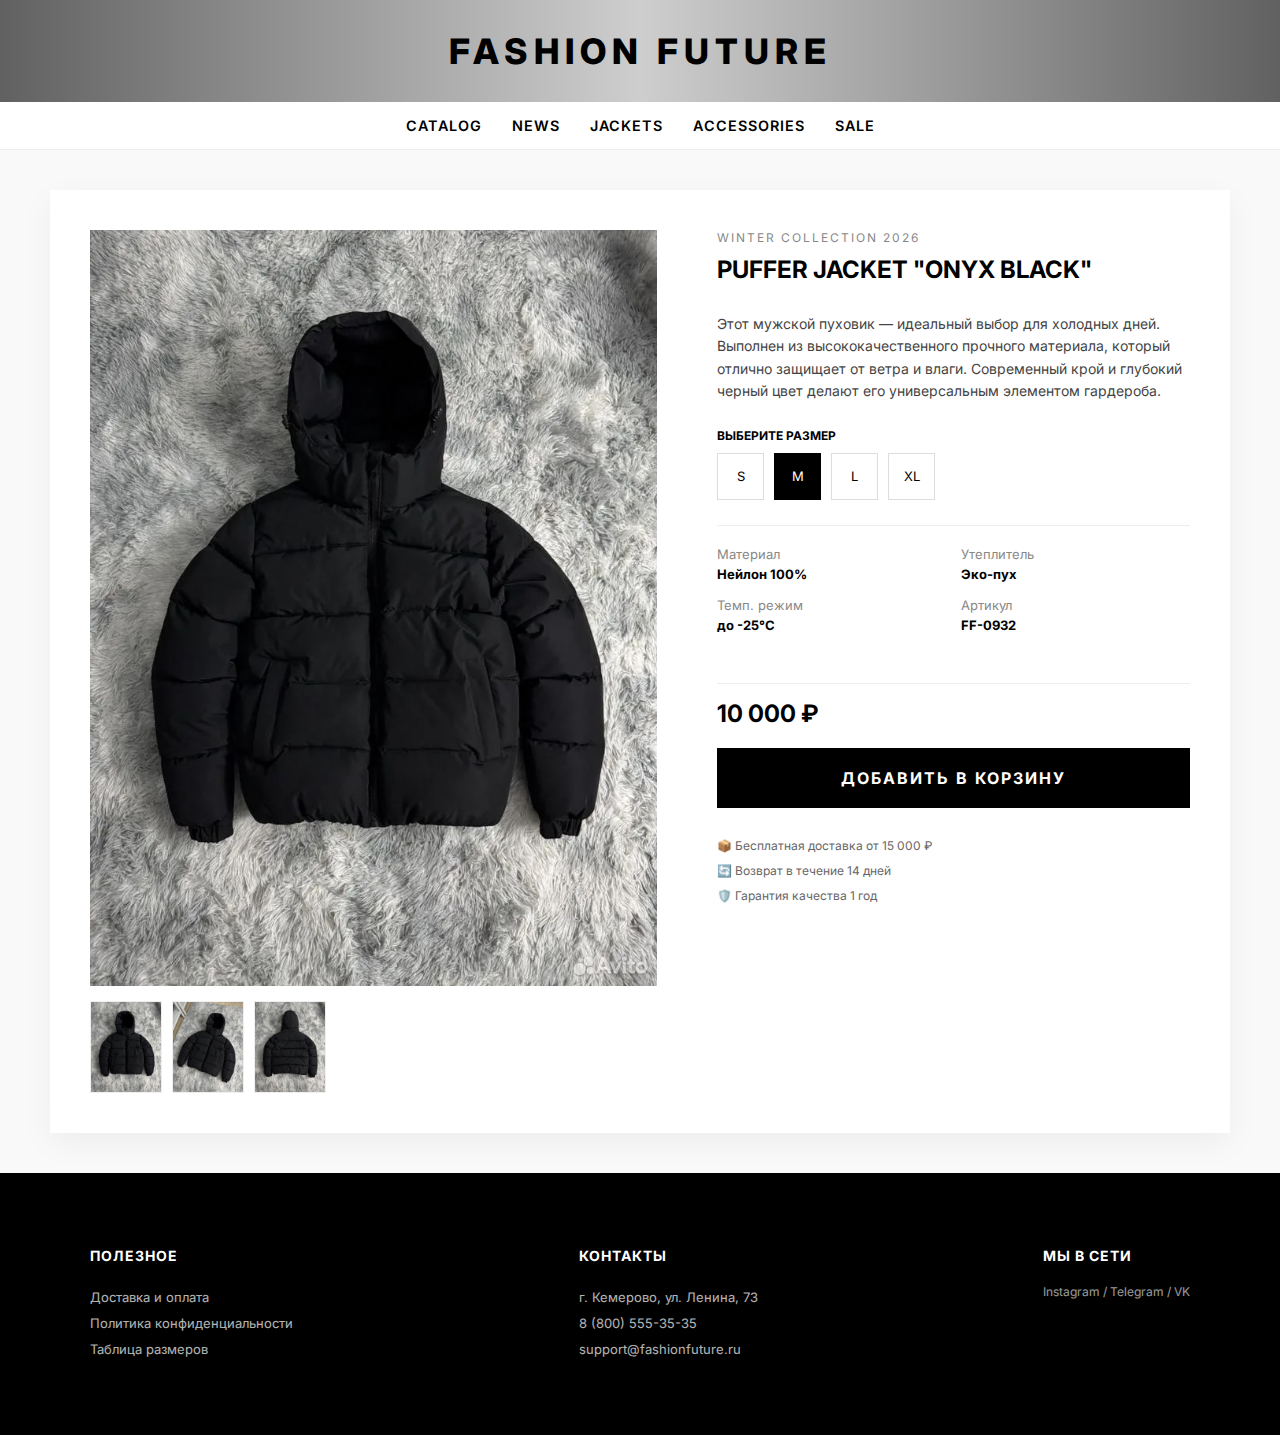
<file: puffer.html>
<!DOCTYPE html>
<html lang="ru">
<head>
    <meta charset="UTF-8" />
    <meta name="viewport" content="width=device-width, initial-scale=1.0" />
    <title>Пуховик - Fashion Future</title>
    <link href="https://fonts.googleapis.com/css2?family=Inter:wght@300;400;700;800&display=swap" rel="stylesheet" />
    <style>
html, body {
    margin: 0;
    padding: 0;
    width: 100%;
    min-height: 100vh;
    display: flex;
    flex-direction: column;
    font-family: 'Inter', sans-serif;
    background-color: #f9f9f9;
}
header {
    width: 100%;
    text-align: center;
    padding: 30px 0;
    background: linear-gradient(90deg, #616161 0%, #cecece 50%, #616161 100%);
    color: #000;
}
header h1 {
    margin: 0;
    font-size: 2.2em;
    text-transform: uppercase;
    letter-spacing: 6px;
    font-weight: 800;
}
nav {
    width: 100%;
    display: flex;
    justify-content: center;
    gap: 30px;
    padding: 15px 0;
    background: #fff;
    border-bottom: 1px solid #eee;
}
nav a {
    text-decoration: none;
    color: #000;
    font-weight: 600;
    font-size: 0.9em;
    text-transform: uppercase;
    letter-spacing: 1px;
    transition: 0.3s;
}
nav a:hover {
    color: #666;
}
.product-card-container {
    display: flex;
    gap: 60px;
    background: #fff;
    padding: 40px;
    margin: 40px auto;
    max-width: 1100px;
    box-shadow: 0 10px 30px rgba(0,0,0,0.05);
}
.images-section {
    flex: 1.2;
    display: flex;
    flex-direction: column;
    gap: 15px;
}
.main-img-wrapper img {
    width: 100%;
    display: block;
}
.thumbnails {
    display: flex;
    gap: 10px;
}
.thumbnails img {
    width: 70px;
    height: 90px;
    object-fit: cover;
    cursor: pointer;
    border: 1px solid #eee;
    transition: 0.3s;
}
.thumbnails img:hover {
    border-color: #000;
}
.description-section {
    flex: 1;
    display: flex;
    flex-direction: column;
}
.category {
    text-transform: uppercase;
    font-size: 12px;
    letter-spacing: 2px;
    color: #888;
    margin-bottom: 10px;
}
.product-title {
    font-size: 24px;
    font-weight: 700;
    margin: 0 0 15px 0;
    text-transform: uppercase;
}
.price {
    font-size: 24px;
    font-weight: 700;
    margin: 20px 0;
    padding-top: 15px;
    border-top: 1px solid #eee;
}
.description-text {
    font-size: 14px;
    line-height: 1.6;
    color: #444;
    margin-bottom: 25px;
}
.section-label {
    font-size: 12px;
    font-weight: 700;
    text-transform: uppercase;
    margin-bottom: 10px;
    display: block;
}
.size-picker {
    display: flex;
    gap: 10px;
    margin-bottom: 25px;
}
.size-badge {
    width: 45px;
    height: 45px;
    border: 1px solid #ddd;
    display: flex;
    align-items: center;
    justify-content: center;
    cursor: pointer;
    font-size: 13px;
    transition: 0.3s;
}
.size-badge:hover, .size-badge.active {
    border-color: #000;
    background: #000;
    color: #fff;
}
.specs {
    display: grid;
    grid-template-columns: 1fr 1fr;
    gap: 15px;
    margin-bottom: 30px;
    font-size: 13px;
    border-top: 1px solid #eee;
    padding-top: 20px;
}
.spec-item span {
    color: #888;
    display: block;
    margin-bottom: 4px;
}
.buy-button {
    display: block;
    padding: 20px;
    background: #000;
    color: #fff;
    text-decoration: none;
    text-align: center;
    text-transform: uppercase;
    font-weight: bold;
    letter-spacing: 2px;
    transition: 0.3s;
}
.buy-button:hover {
    background: #333;
}
.delivery-info {
    margin-top: 30px;
    display: flex;
    flex-direction: column;
    gap: 10px;
}
.info-item {
    display: flex;
    align-items: center;
    gap: 10px;
    font-size: 12px;
    color: #666;
}
footer {
    background: #000;
    color: #fff;
    padding: 60px 0;
    margin-top: auto;
}
.footer-container {
    max-width: 1100px;
    margin: 0 auto;
    display: flex;
    justify-content: space-between;
    padding: 0 20px;
}
.footer-col h3 {
    font-size: 14px;
    text-transform: uppercase;
    margin-bottom: 20px;
    letter-spacing: 1px;
}
.footer-col ul {
    list-style: none;
    padding: 0;
    font-size: 13px;
    opacity: 0.7;
    line-height: 2;
}
@media (max-width: 768px) {
  .product-card-container {
    flex-direction: column;
    padding: 20px;
  }
}
    </style>
</head>
<body>

<header>
  <h1>FASHION FUTURE</h1>
</header>
<nav>
  <a href="index.html">Catalog</a>
  <a href="#">News</a>
  <a href="#">Jackets</a>
  <a href="#">Аccessories</a>
  <a href="#">Sale</a>
</nav>

<main>
  <div class="product-card-container">
    <div class="images-section">
       <div class="main-img-wrapper">
          <img src="img/puffer.jpg" alt="Puffer Jacket" id="main-img" />
</div>
<div class="thumbnails">
  <img src="img/puffer.jpg" alt="вид 1" />
  <img src="img/puffer2.jpg" alt="вид 2" />
  <img src="img/puffer3.jpg" alt="вид 3" />
</div>
</div>

<div class="description-section">
  <span class="category">Winter Collection 2026</span>
    <h2 class="product-title">Puffer Jacket "Onyx Black"</h2>
      <p class="description-text">
        Этот мужской пуховик — идеальный выбор для холодных дней. Выполнен из высококачественного прочного материала, который отлично защищает от ветра и влаги. Современный крой и глубокий черный цвет делают его универсальным элементом гардероба.
</p>

<span class="section-label">Выберите размер</span>
  <div class="size-picker">
  <div class="size-badge">S</div>
  <div class="size-badge active">M</div>
  <div class="size-badge">L</div>
  <div class="size-badge">XL</div>
</div>

<div class="specs">
  <div class="spec-item">
    <span>Материал</span>
      <strong>Нейлон 100%</strong>
</div>
<div class="spec-item">
  <span>Утеплитель</span>
    <strong>Эко-пух</strong>
</div>
<div class="spec-item">
  <span>Темп. режим</span>
    <strong>до -25°C</strong>
</div>
<div class="spec-item">
  <span>Артикул</span>
    <strong>FF-0932</strong>
  </div>
</div>
            
<div class="price">10 000 ₽</div>
  <a href="#" class="buy-button">Добавить в корзину</a>
    <div class="delivery-info">
      <div class="info-item">📦 Бесплатная доставка от 15 000 ₽</div>
        <div class="info-item">🔄 Возврат в течение 14 дней</div>
          <div class="info-item">🛡️ Гарантия качества 1 год</div>
        </div>
      </div>
   </div>
</main>

<footer class="main-footer">
  <div class="footer-container">
    <div class="footer-col">
      <h3>Полезное</h3>
        <ul>
          <li>Доставка и оплата</li>
          <li>Политика конфиденциальности</li>
          <li>Таблица размеров</li>
        </ul>
</div>
  <div class="footer-col">
    <h3>Контакты</h3>
      <ul>
        <li>г. Кемерово, ул. Ленина, 73</li>
        <li>8 (800) 555-35-35</li>
         <li>support@fashionfuture.ru</li>
      </ul>
</div>
<div class="footer-col">
  <h3>Мы в сети</h3>
    <div class="social-icons" style="font-size: 12px; opacity: 0.6;">
      Instagram / Telegram / VK
      </div>
   </div>
</div>
</footer>

</body>
</html>
</file>
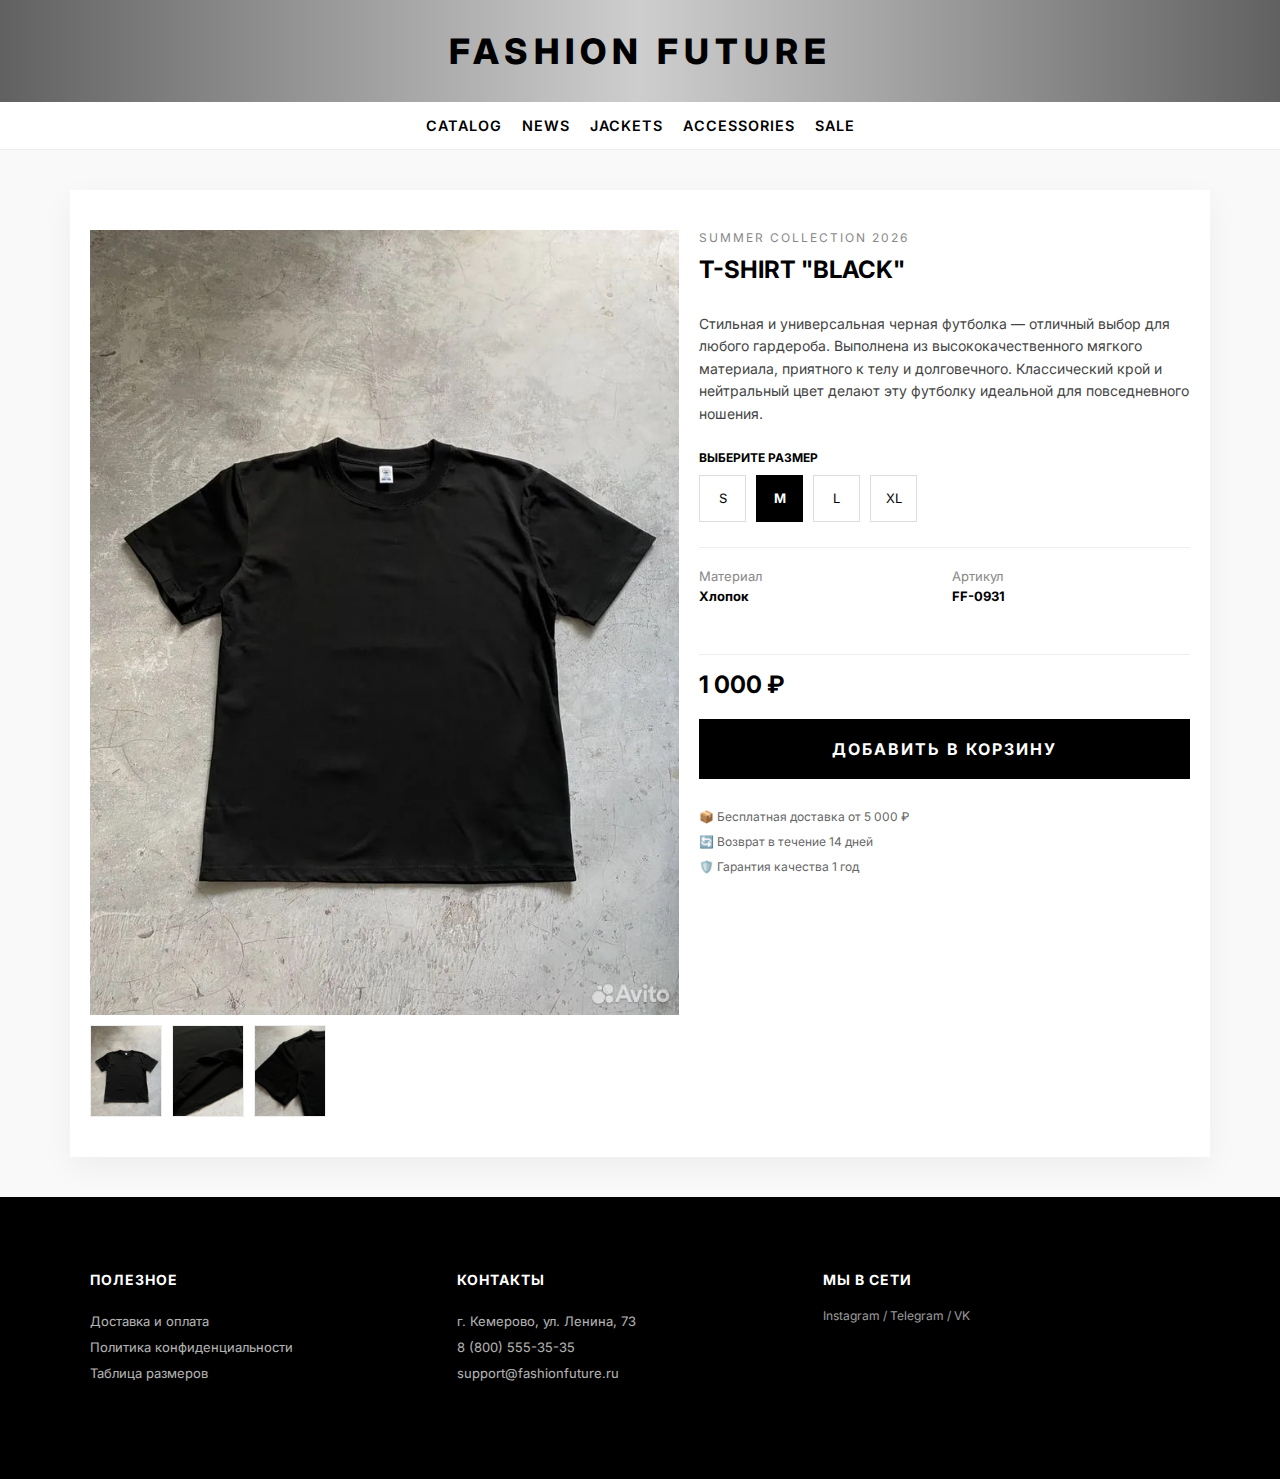
<file: T-shirt.html>
<!DOCTYPE html>
<html lang="ru">
<head>
<meta charset="UTF-8" />
<meta name="viewport" content="width=device-width, initial-scale=1.0" />
<title>Футболка Fashion Future</title>
<link href="https://fonts.googleapis.com/css2?family=Inter:wght@300;400;700;800&display=swap" rel="stylesheet" />
<style>
html, body {
    margin: 0;
    padding: 0;
    width: 100%;
    min-height: 100vh;
    display: flex;
    flex-direction: column;
    font-family: 'Inter', sans-serif;
    background-color: #f9f9f9;
}
header {
    width: 100%;
    text-align: center;
    padding: 30px 0;
    background: linear-gradient(90deg, #616161 0%, #cecece 50%, #616161 100%);
    color: #000;
}
header h1 {
    margin: 0;
    font-size: 2.2em;
    text-transform: uppercase;
    letter-spacing: 6px;
    font-weight: 800;
}
nav {
    width: 100%;
    display: flex;
    justify-content: center;
    gap: 20px;
    padding: 15px 0;
    background: #fff;
    border-bottom: 1px solid #eee;
}
nav a {
    text-decoration: none;
    color: #000;
    font-weight: 600;
    font-size: 0.9em;
    text-transform: uppercase;
    letter-spacing: 1px;
    transition: 0.3s;
}
nav a:hover {
    color: #666;
}
.product-card-container {
    display: flex;
    flex-direction: row;
    gap: 20px;
    background: #fff;
    padding: 40px 20px;
    margin: 40px auto;
    max-width: 1100px;
    box-shadow: 0 10px 30px rgba(0,0,0,0.05);
}
.images-section {
    position: relative;
    flex: 1.2;
    display: flex;
    flex-direction: column;
    gap: 10px;
}
.arrow {
    position: absolute;
    top: 50%;
    transform: translateY(-50%);
    font-size: 1em;
    cursor: pointer;
    background: rgba(109, 109, 109, 0.7);
    padding: 15px;
    border-radius: 20%;
    z-index: 10;
}
.arrow-prev {
    left: 10px;
}
.arrow-next {
    right: 10px;
}
.arrow:hover {
    background: rgba(0, 0, 0, 0.6);
    color: grey;
}
.main-img-wrapper img {
    width: 100%;
    height: auto;
    display: block;
}
.thumbnails {
    display: flex;
    gap: 10px;
    overflow-x: auto;
}
.thumbnails img {
    width: 70px;
    height: 90px;
    object-fit: cover;
    cursor: pointer;
    border: 1px solid #eee;
    transition: 0.3s;
}
.thumbnails img:hover {
    border-color: #000;
}
.description-section {
    flex: 1;
    display: flex;
    flex-direction: column;
}
.category {
    text-transform: uppercase;
    font-size: 12px;
    letter-spacing: 2px;
    color: #888;
    margin-bottom: 10px;
}
.product-title {
    font-size: 24px;
    font-weight: 700;
    margin: 0 0 15px 0;
    text-transform: uppercase;
}
.price {
    font-size: 24px;
    font-weight: 700;
    margin: 20px 0;
    padding-top: 15px;
    border-top: 1px solid #eee;
}
.description-text {
    font-size: 14px;
    line-height: 1.6;
    color: #444;
    margin-bottom: 25px;
}
.section-label {
    font-size: 12px;
    font-weight: 700;
    text-transform: uppercase;
    margin-bottom: 10px;
    display: block;
}
.size-picker {
    display: flex;
    gap: 10px;
    margin-bottom: 25px;
    flex-wrap: wrap;
}
.size-badge {
    min-width: 45px;
    height: 45px;
    border: 1px solid #ddd;
    display: flex;
    align-items: center;
    justify-content: center;
    cursor: pointer;
    font-size: 13px;
    transition: 0.3s;
}
.size-badge:hover, .size-badge.active {
    border-color: #000;
    background: #000;
    color: #fff;
}
.size-badge.active {
  border-color: #000;
  background-color: #000;
  font-weight: bold;
}
.specs {
    display: grid;
    grid-template-columns: 1fr 1fr;
    gap: 15px;
    margin-bottom: 30px;
    font-size: 13px;
    border-top: 1px solid #eee;
    padding-top: 20px;
}
.spec-item span {
    color: #888;
    display: block;
    margin-bottom: 4px;
}
.buy-button {
    display: block;
    padding: 20px;
    background: #000;
    color: #fff;
    text-decoration: none;
    text-align: center;
    text-transform: uppercase;
    font-weight: bold;
    letter-spacing: 2px;
    transition: 0.3s;
}
.buy-button:hover {
    background: #333;
}
.delivery-info {
    margin-top: 30px;
    display: flex;
    flex-direction: column;
    gap: 10px;
}
.info-item {
    display: flex;
    align-items: center;
    gap: 10px;
    font-size: 12px;
    color: #666;
}
footer {
    background: #000;
    color: #fff;
    padding: 60px 20px;
}
.footer-container {
    max-width: 1100px;
    margin: 0 auto;
    display: flex;
    flex-wrap: wrap;
    justify-content: space-between;
}
.footer-col {
    flex: 1 1 200px;
    margin-bottom: 20px;
}
.footer-col h3 {
    font-size: 14px;
    text-transform: uppercase;
    margin-bottom: 20px;
    letter-spacing: 1px;
}
.footer-col ul {
    list-style: none;
    padding: 0;
    font-size: 13px;
    opacity: 0.7;
    line-height: 2;
}
@media(max-width: 768px) {
  .product-card-container {
    flex-direction: column;
    padding: 20px;
  }
  .images-section {
    order: 1;
  }
  .description-section {
    order: 2;
  }
  .footer-container {
    flex-direction: column;
  }
}
</style>
</head>
<body>

<header>
  <h1>FASHION FUTURE</h1>
</header>
<nav>
  <a href="index.html">Catalog</a>
  <a href="#">News</a>
  <a href="#">Jackets</a>
  <a href="#">Аccessories</a>
  <a href="#">Sale</a>
</nav>

<main>
  <div class="product-card-container">
    <div class="images-section">
      <div class="main-img-wrapper">
        <img src="img/t-shirt.jpg" alt="Puffer Jacket" id="main-img" />
      </div>
      <div class="thumbnails">
        <img src="img/t-shirt.jpg" alt="вид 1" />
        <img src="img/t-shirt2.jpg" alt="вид 2" />
        <img src="img/t-shirt3.jpg" alt="вид 3" />
      </div>
    </div>

    <div class="description-section">
      <span class="category">Summer Collection 2026</span>
      <h2 class="product-title">T-Shirt "Black"</h2>
      <p class="description-text">
        Стильная и универсальная черная футболка — отличный выбор для любого гардероба. Выполнена из высококачественного мягкого материала, приятного к телу и долговечного. Классический крой и нейтральный цвет делают эту футболку идеальной для повседневного ношения.
      </p>

      <span class="section-label">Выберите размер</span>
      <div class="size-picker">
        <div class="size-badge">S</div>
        <div class="size-badge active">M</div>
        <div class="size-badge">L</div>
        <div class="size-badge">XL</div>
      </div>

      <div class="specs">
        <div class="spec-item">
          <span>Материал</span>
          <strong>Хлопок</strong>
        </div>
        <div class="spec-item">
          <span>Артикул</span>
          <strong>FF-0931</strong>
        </div>
      </div>

      <div class="price">1 000 ₽</div>
      <a href="#" class="buy-button">Добавить в корзину</a>
      <div class="delivery-info">
        <div class="info-item">📦 Бесплатная доставка от 5 000 ₽</div>
        <div class="info-item">🔄 Возврат в течение 14 дней</div>
        <div class="info-item">🛡️ Гарантия качества 1 год</div>
      </div>
    </div>
  </div>
</main>

<footer class="main-footer">
  <div class="footer-container">
    <div class="footer-col">
      <h3>Полезное</h3>
      <ul>
        <li>Доставка и оплата</li>
        <li>Политика конфиденциальности</li>
        <li>Таблица размеров</li>
      </ul>
    </div>
    <div class="footer-col">
      <h3>Контакты</h3>
      <ul>
        <li>г. Кемерово, ул. Ленина, 73</li>
        <li>8 (800) 555-35-35</li>
        <li>support@fashionfuture.ru</li>
      </ul>
    </div>
    <div class="footer-col">
      <h3>Мы в сети</h3>
      <div class="social-icons" style="font-size: 12px; opacity: 0.6;">
        Instagram / Telegram / VK
      </div>
    </div>
  </div>
</footer>

<script>
  document.addEventListener('DOMContentLoaded', () => {
    const mainImg = document.getElementById('main-img');
    const thumbnails = document.querySelectorAll('.thumbnails img');

    let currentIndex = 0;
    const totalImages = thumbnails.length;

    function updateMainImage() {
      mainImg.src = thumbnails[currentIndex].src;
      thumbnails.forEach((thumb, index) => {
        thumb.classList.toggle('active', index === currentIndex);
      });
    }

    // Обработка кликов по миниатюрам
    thumbnails.forEach((thumb, index) => {
      thumb.addEventListener('click', () => {
        currentIndex = index;
        updateMainImage();
      });
    });

    updateMainImage();

    // Работа с выбором размера
    const sizeBadges = document.querySelectorAll('.size-badge');

    sizeBadges.forEach(badge => {
      badge.addEventListener('click', () => {
        // Убираем активный класс у всех
        sizeBadges.forEach(b => b.classList.remove('active'));
        // Добавляем активный класс к выбранному
        badge.classList.add('active');
      });
    });
  });
</script>

</body>
</html>
</file>
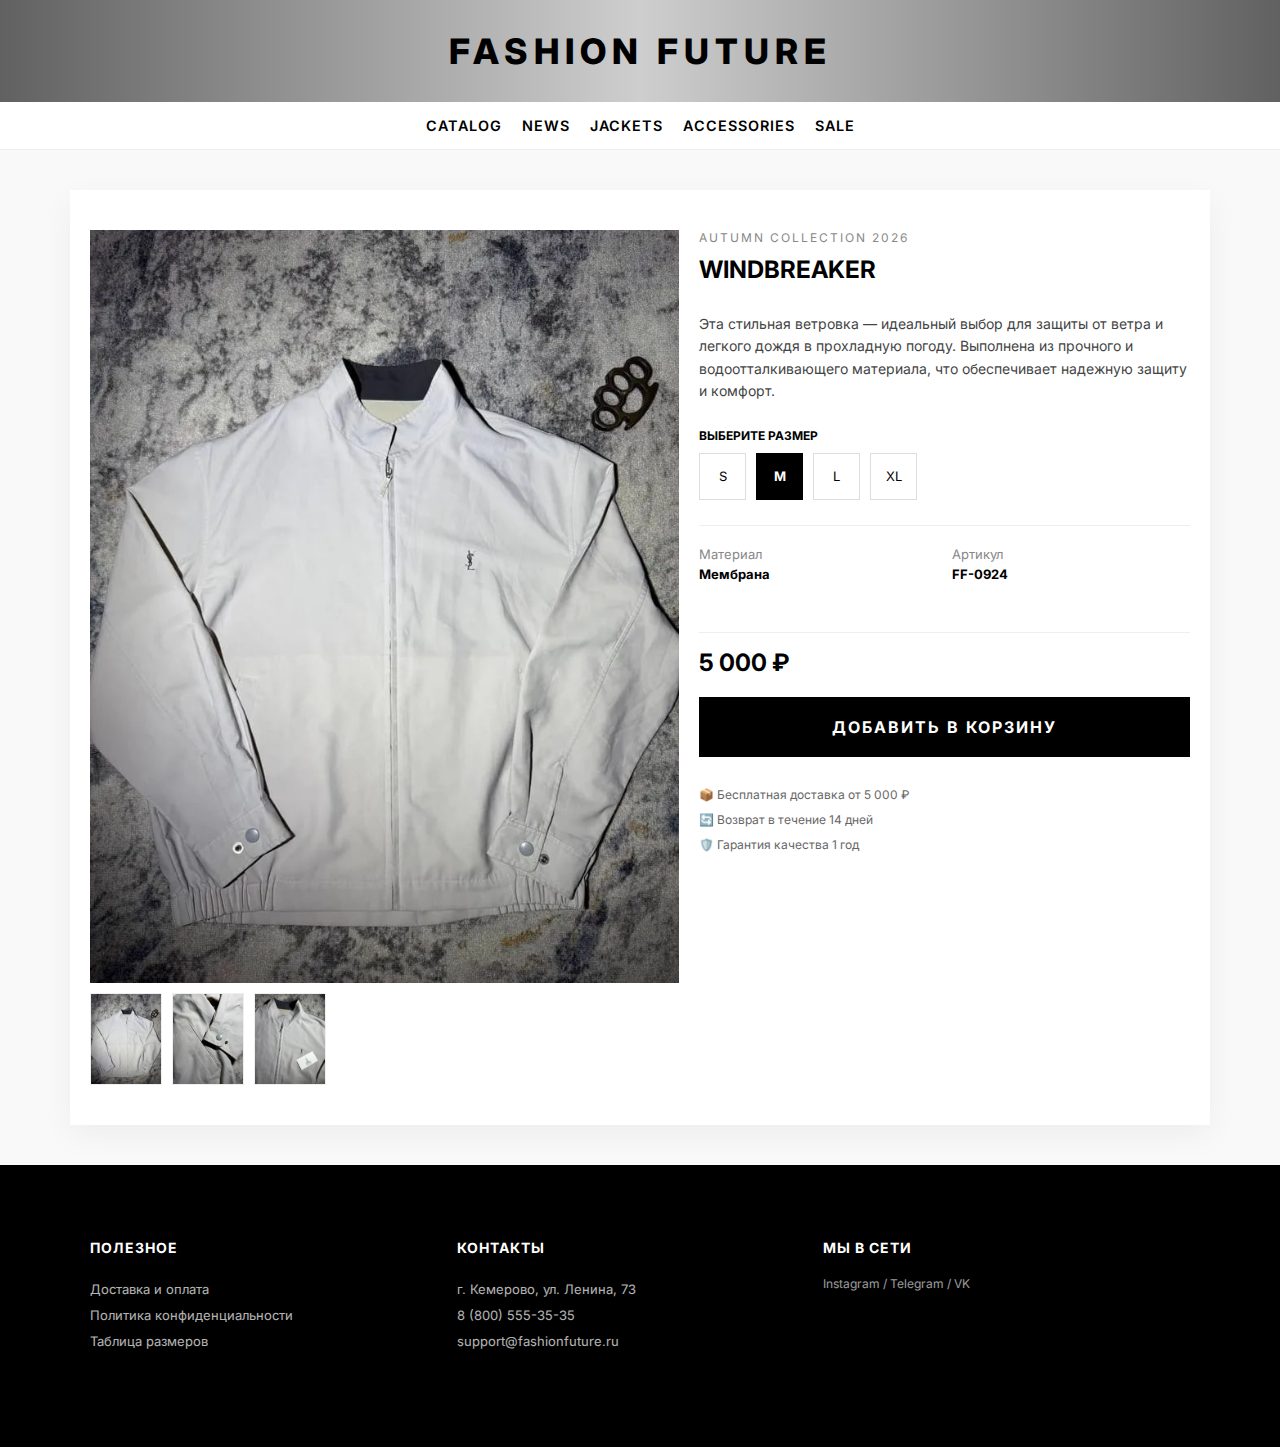
<file: vetrovka.html>
<!DOCTYPE html>
<html lang="ru">
<head>
<meta charset="UTF-8" />
<meta name="viewport" content="width=device-width, initial-scale=1.0" />
<title>windbreaker Fashion Future</title>
<link href="https://fonts.googleapis.com/css2?family=Inter:wght@300;400;700;800&display=swap" rel="stylesheet" />
<style>
html, body {
    margin: 0;
    padding: 0;
    width: 100%;
    min-height: 100vh;
    display: flex;
    flex-direction: column;
    font-family: 'Inter', sans-serif;
    background-color: #f9f9f9;
}
header {
    width: 100%;
    text-align: center;
    padding: 30px 0;
    background: linear-gradient(90deg, #616161 0%, #cecece 50%, #616161 100%);
    color: #000;
}
header h1 {
    margin: 0;
    font-size: 2.2em;
    text-transform: uppercase;
    letter-spacing: 6px;
    font-weight: 800;
}
nav {
    width: 100%;
    display: flex;
    justify-content: center;
    gap: 20px;
    padding: 15px 0;
    background: #fff;
    border-bottom: 1px solid #eee;
}
nav a {
    text-decoration: none;
    color: #000;
    font-weight: 600;
    font-size: 0.9em;
    text-transform: uppercase;
    letter-spacing: 1px;
    transition: 0.3s;
}
nav a:hover {
    color: #666;
}
.product-card-container {
    display: flex;
    flex-direction: row;
    gap: 20px;
    background: #fff;
    padding: 40px 20px;
    margin: 40px auto;
    max-width: 1100px;
    box-shadow: 0 10px 30px rgba(0,0,0,0.05);
}
.images-section {
    position: relative;
    flex: 1.2;
    display: flex;
    flex-direction: column;
    gap: 10px;
}
.arrow {
    position: absolute;
    top: 50%;
    transform: translateY(-50%);
    font-size: 1em;
    cursor: pointer;
    background: rgba(109, 109, 109, 0.7);
    padding: 15px;
    border-radius: 20%;
    z-index: 10;
}
.arrow-prev {
    left: 10px;
}
.arrow-next {
    right: 10px;
}
.arrow:hover {
    background: rgba(0, 0, 0, 0.6);
    color: grey;
}
.main-img-wrapper img {
    width: 100%;
    height: auto;
    display: block;
}
.thumbnails {
    display: flex;
    gap: 10px;
    overflow-x: auto;
}
.thumbnails img {
    width: 70px;
    height: 90px;
    object-fit: cover;
    cursor: pointer;
    border: 1px solid #eee;
    transition: 0.3s;
}
.thumbnails img:hover {
    border-color: #000;
}
.description-section {
    flex: 1;
    display: flex;
    flex-direction: column;
}
.category {
    text-transform: uppercase;
    font-size: 12px;
    letter-spacing: 2px;
    color: #888;
    margin-bottom: 10px;
}
.product-title {
    font-size: 24px;
    font-weight: 700;
    margin: 0 0 15px 0;
    text-transform: uppercase;
}
.price {
    font-size: 24px;
    font-weight: 700;
    margin: 20px 0;
    padding-top: 15px;
    border-top: 1px solid #eee;
}
.description-text {
    font-size: 14px;
    line-height: 1.6;
    color: #444;
    margin-bottom: 25px;
}
.section-label {
    font-size: 12px;
    font-weight: 700;
    text-transform: uppercase;
    margin-bottom: 10px;
    display: block;
}
.size-picker {
    display: flex;
    gap: 10px;
    margin-bottom: 25px;
    flex-wrap: wrap;
}
.size-badge {
    min-width: 45px;
    height: 45px;
    border: 1px solid #ddd;
    display: flex;
    align-items: center;
    justify-content: center;
    cursor: pointer;
    font-size: 13px;
    transition: 0.3s;
}
.size-badge:hover, .size-badge.active {
    border-color: #000;
    background: #000;
    color: #fff;
}
.size-badge.active {
  border-color: #000;
  background-color: #000;
  font-weight: bold;
}
.specs {
    display: grid;
    grid-template-columns: 1fr 1fr;
    gap: 15px;
    margin-bottom: 30px;
    font-size: 13px;
    border-top: 1px solid #eee;
    padding-top: 20px;
}
.spec-item span {
    color: #888;
    display: block;
    margin-bottom: 4px;
}
.buy-button {
    display: block;
    padding: 20px;
    background: #000;
    color: #fff;
    text-decoration: none;
    text-align: center;
    text-transform: uppercase;
    font-weight: bold;
    letter-spacing: 2px;
    transition: 0.3s;
}
.buy-button:hover {
    background: #333;
}
.delivery-info {
    margin-top: 30px;
    display: flex;
    flex-direction: column;
    gap: 10px;
}
.info-item {
    display: flex;
    align-items: center;
    gap: 10px;
    font-size: 12px;
    color: #666;
}
footer {
    background: #000;
    color: #fff;
    padding: 60px 20px;
}
.footer-container {
    max-width: 1100px;
    margin: 0 auto;
    display: flex;
    flex-wrap: wrap;
    justify-content: space-between;
}
.footer-col {
    flex: 1 1 200px;
    margin-bottom: 20px;
}
.footer-col h3 {
    font-size: 14px;
    text-transform: uppercase;
    margin-bottom: 20px;
    letter-spacing: 1px;
}
.footer-col ul {
    list-style: none;
    padding: 0;
    font-size: 13px;
    opacity: 0.7;
    line-height: 2;
}
@media(max-width: 768px) {
  .product-card-container {
    flex-direction: column;
    padding: 20px;
  }
  .images-section {
    order: 1;
  }
  .description-section {
    order: 2;
  }
  .footer-container {
    flex-direction: column;
  }
}
</style>
</head>
<body>

<header>
  <h1>FASHION FUTURE</h1>
</header>
<nav>
  <a href="index.html">Catalog</a>
  <a href="#">News</a>
  <a href="#">Jackets</a>
  <a href="#">Аccessories</a>
  <a href="#">Sale</a>
</nav>

<main>
  <div class="product-card-container">
    <div class="images-section">
      <div class="main-img-wrapper">
        <img src="img/vetrovka.jpg" alt="Puffer Jacket" id="main-img" />
      </div>
      <div class="thumbnails">
        <img src="img/vetrovka.jpg" alt="вид 1" />
        <img src="img/vetrovka2.jpg" alt="вид 2" />
        <img src="img/vetrovka3.jpg" alt="вид 3" />

      </div>
    </div>

    <div class="description-section">
      <span class="category">Autumn Collection 2026</span>
      <h2 class="product-title">windbreaker</h2>
      <p class="description-text">
                Эта стильная ветровка — идеальный выбор для защиты от ветра и легкого дождя в прохладную погоду. Выполнена из прочного и водоотталкивающего материала, что обеспечивает надежную защиту и комфорт.

      </p>

      <span class="section-label">Выберите размер</span>
      <div class="size-picker">
        <div class="size-badge">S</div>
        <div class="size-badge active">M</div>
        <div class="size-badge">L</div>
        <div class="size-badge">XL</div>
      </div>

      <div class="specs">
        <div class="spec-item">
          <span>Материал</span>
          <strong>Мембрана</strong>
        </div>
        <div class="spec-item">
          <span>Артикул</span>
          <strong>FF-0924</strong>
        </div>
      </div>

      <div class="price">5 000 ₽</div>
      <a href="#" class="buy-button">Добавить в корзину</a>
      <div class="delivery-info">
        <div class="info-item">📦 Бесплатная доставка от 5 000 ₽</div>
        <div class="info-item">🔄 Возврат в течение 14 дней</div>
        <div class="info-item">🛡️ Гарантия качества 1 год</div>
      </div>
    </div>
  </div>
</main>

<footer class="main-footer">
  <div class="footer-container">
    <div class="footer-col">
      <h3>Полезное</h3>
      <ul>
        <li>Доставка и оплата</li>
        <li>Политика конфиденциальности</li>
        <li>Таблица размеров</li>
      </ul>
    </div>
    <div class="footer-col">
      <h3>Контакты</h3>
      <ul>
        <li>г. Кемерово, ул. Ленина, 73</li>
        <li>8 (800) 555-35-35</li>
        <li>support@fashionfuture.ru</li>
      </ul>
    </div>
    <div class="footer-col">
      <h3>Мы в сети</h3>
      <div class="social-icons" style="font-size: 12px; opacity: 0.6;">
        Instagram / Telegram / VK
      </div>
    </div>
  </div>
</footer>

<script>
  document.addEventListener('DOMContentLoaded', () => {
    const mainImg = document.getElementById('main-img');
    const thumbnails = document.querySelectorAll('.thumbnails img');

    let currentIndex = 0;
    const totalImages = thumbnails.length;

    function updateMainImage() {
      mainImg.src = thumbnails[currentIndex].src;
      thumbnails.forEach((thumb, index) => {
        thumb.classList.toggle('active', index === currentIndex);
      });
    }

    // Обработка кликов по миниатюрам
    thumbnails.forEach((thumb, index) => {
      thumb.addEventListener('click', () => {
        currentIndex = index;
        updateMainImage();
      });
    });

    updateMainImage();

    // Работа с выбором размера
    const sizeBadges = document.querySelectorAll('.size-badge');

    sizeBadges.forEach(badge => {
      badge.addEventListener('click', () => {
        // Убираем активный класс у всех
        sizeBadges.forEach(b => b.classList.remove('active'));
        // Добавляем активный класс к выбранному
        badge.classList.add('active');
      });
    });
  });
</script>

</body>
</html>
</file>
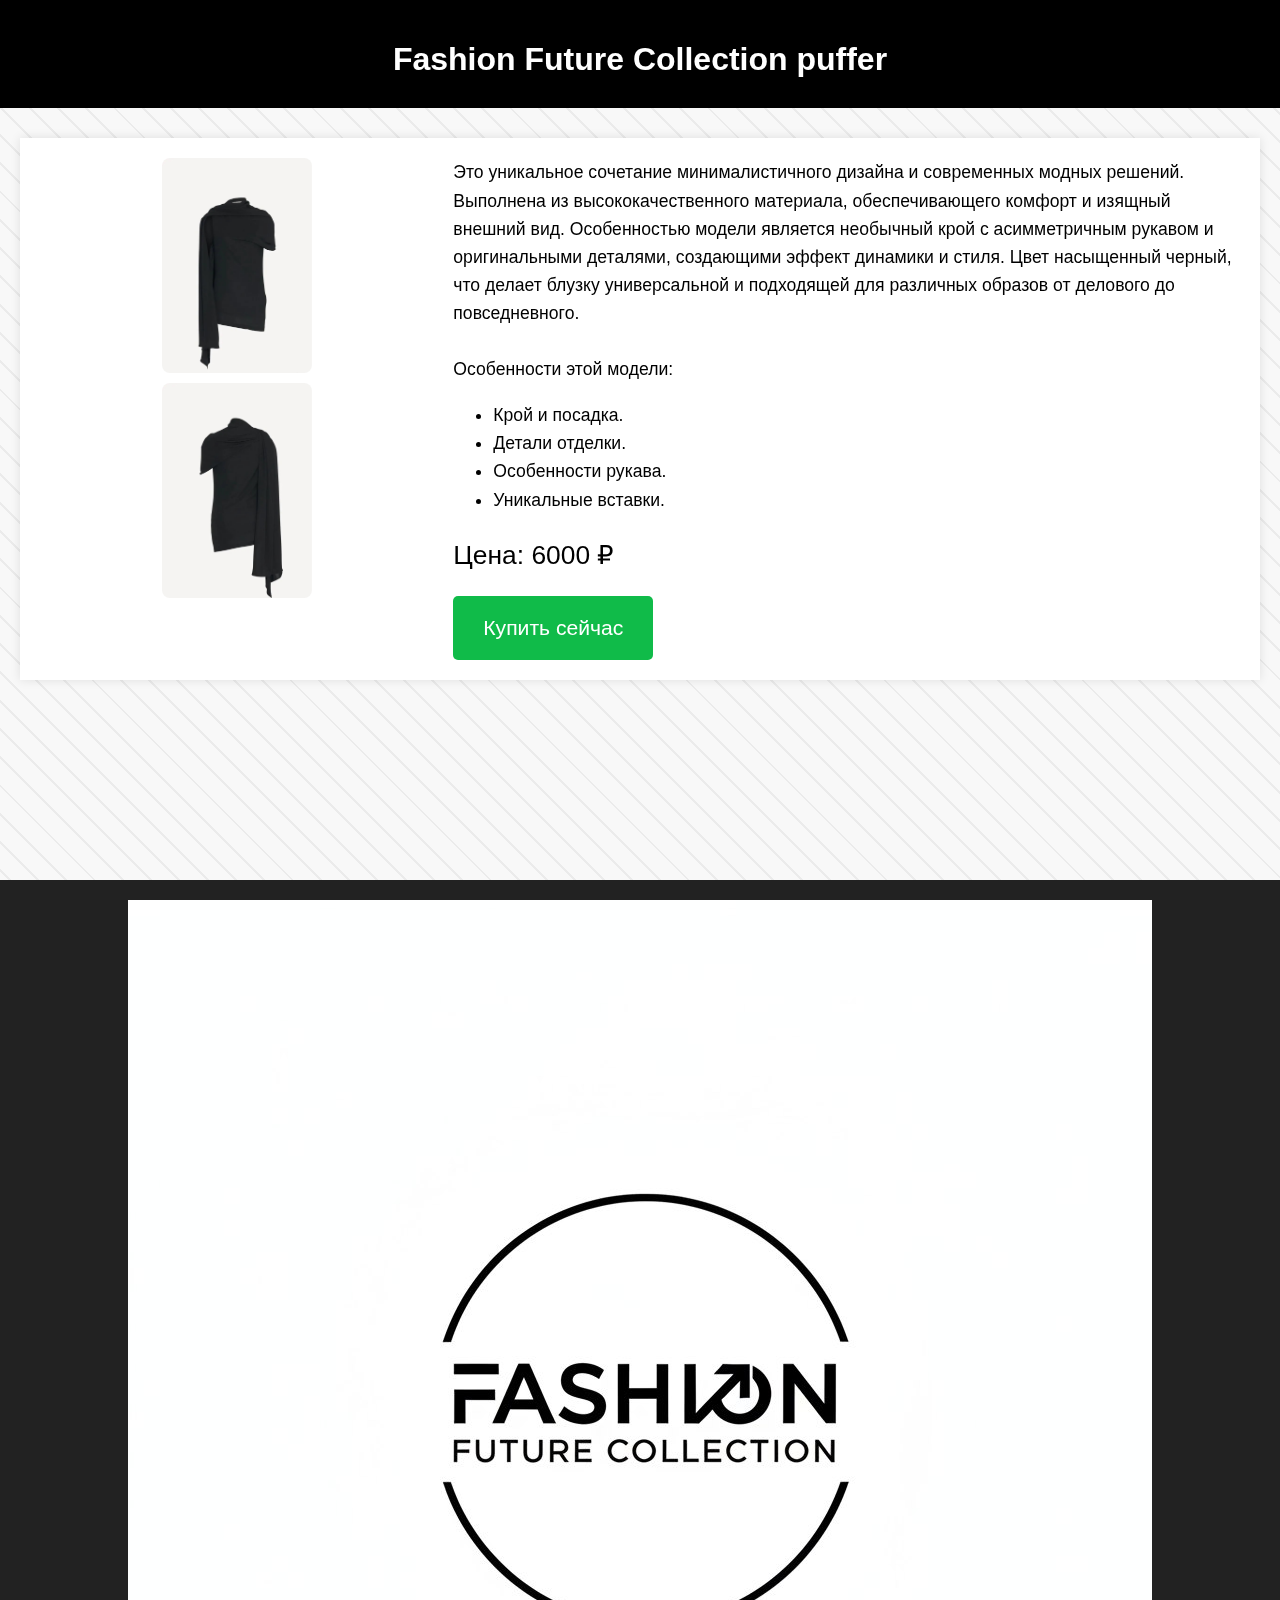
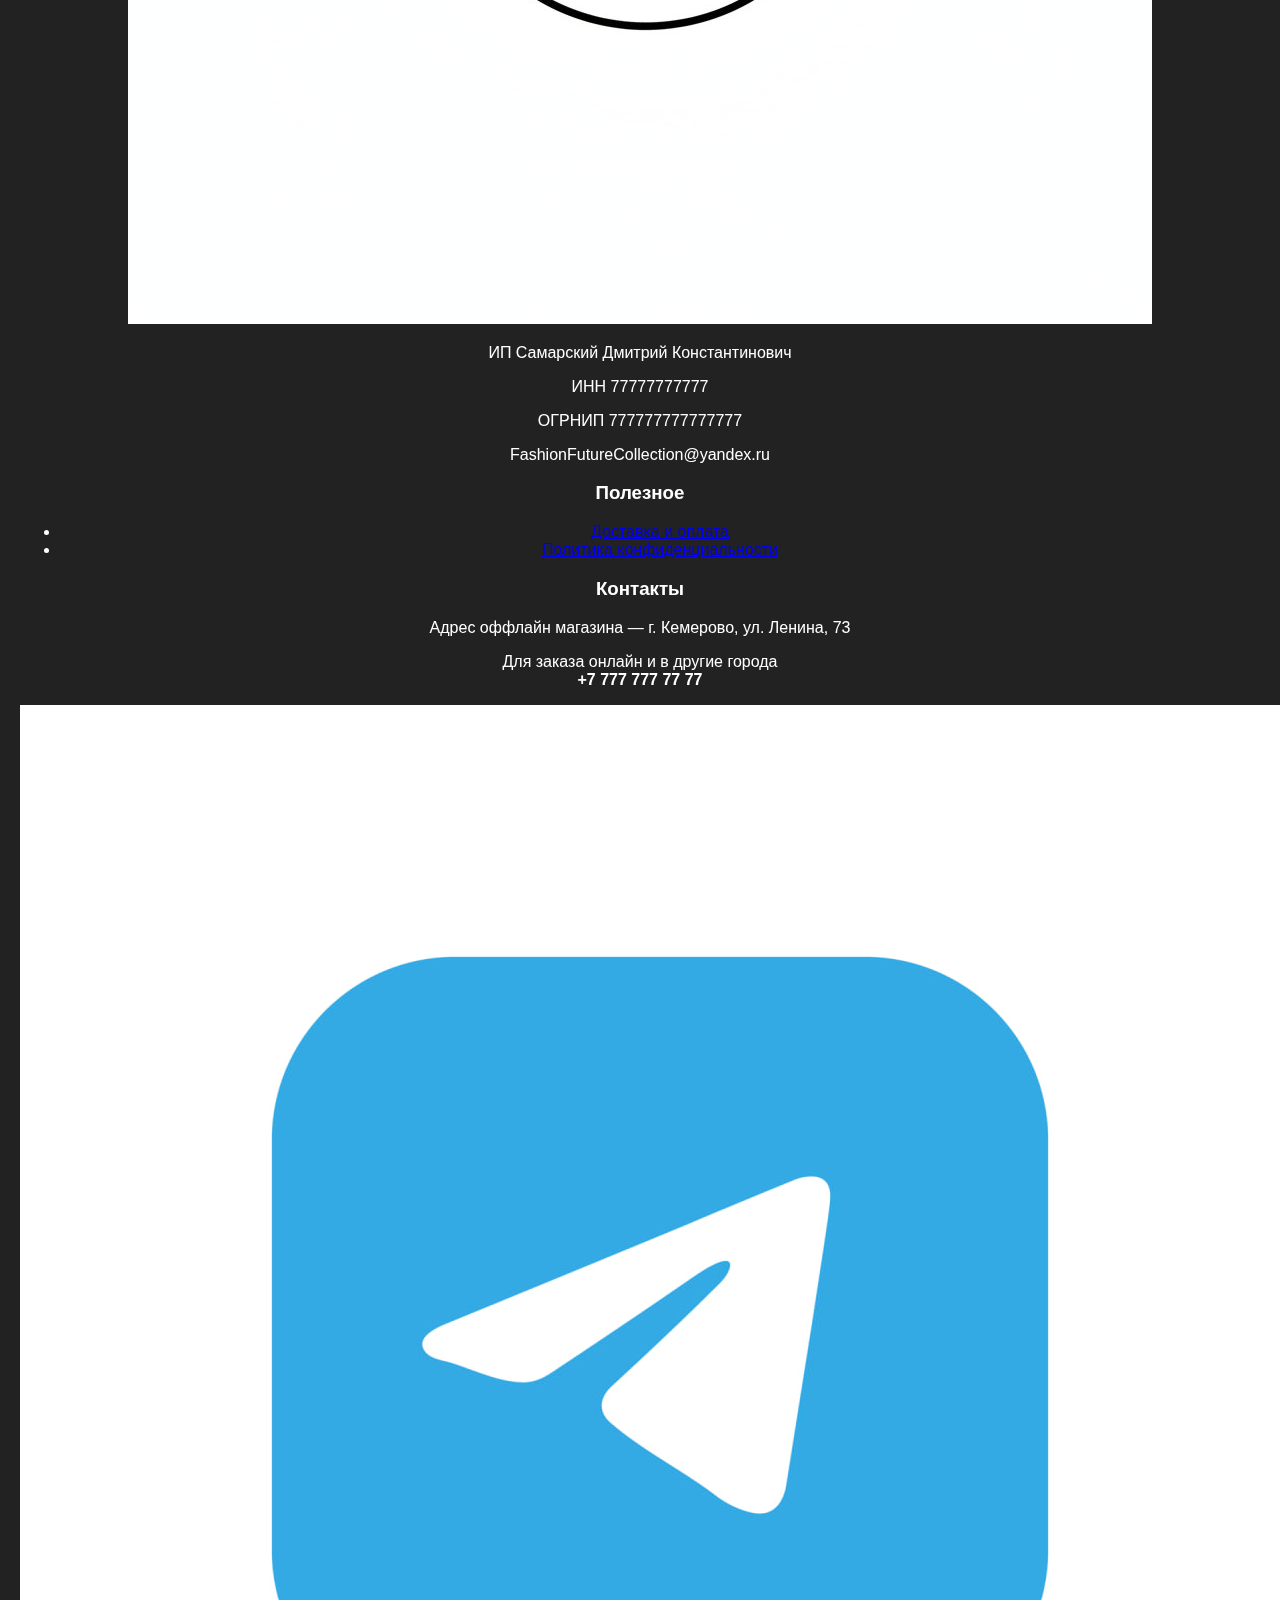
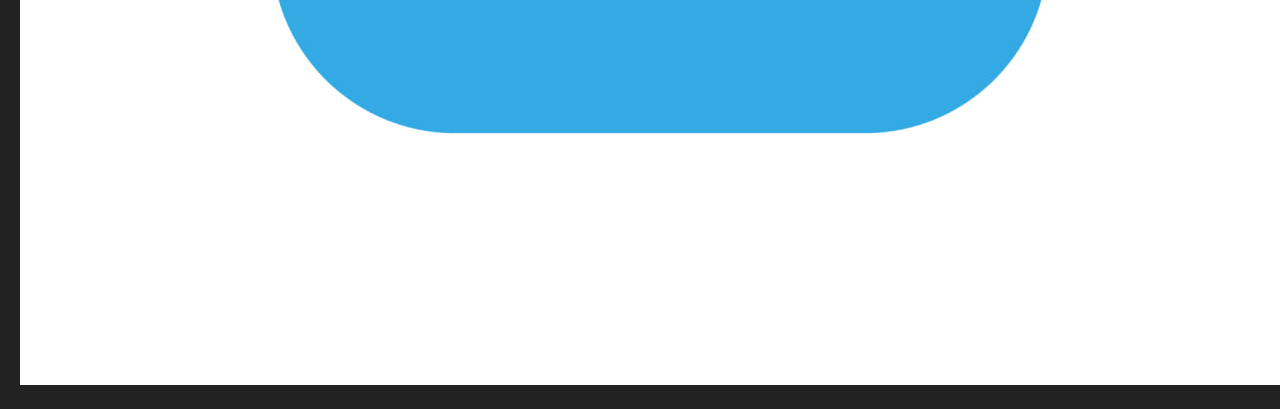
<file: fashion-main/bluzka.html>
<!DOCTYPE html>
<html lang="ru">
<head>
<meta charset="UTF-8" />
<meta name="viewport" content="width=device-width, initial-scale=1.0" />
<title>bluzka</title>
<style>
    body {
        font-family: Impact, Haettenschweiler, 'Arial Narrow Bold', sans-serif;
        margin: 0;
        padding: 0;
        background-color: #f8f8f8;
        color: #000000;
    }
    header {
        background-color: #000000;
        color: #ffffff;
        padding: 20px;
        text-align: center;
    }
    .container {
       
        max-width: 1200px;
        margin: 30px auto;
        padding: 20px;
        background-color: #fff;
        box-shadow: 0 0 10px rgba(0,0,0,0.1);
        display: flex;
        flex-direction: row;
        gap: 20px;
        align-items: flex-start;
    }
    .images-section {
        flex: 1;
        display: flex;
        flex-direction: column;
        gap: 10px;
        align-items: center;
    }
    .images-section img {
        width: 150px;
        border-radius: 8px;
        object-fit: cover;
    }
    .description-section {
        flex: 2;
        font-size: 1.1em;
        line-height: 1.6;
    }
    h1 {
        font-size: 2em;
        margin-bottom: 10px;
    }
    .price {
        font-size: 1.5em;
        color: #000;
        margin: 20px 0;
    }
    .buy-button {
        display: inline-block;
        padding: 15px 30px;
        background-color: #10bb49;
        color: #fff;
        font-size: 1.2em;
        text-decoration: none;
        border-radius: 5px;
        transition: background-color 1s;
        
    }
    .buy-button:hover {
        transition: 1s;
        background-color: #219150;
        transform: scale(1.05);
    }
    footer {
        text-align: center;
        padding: 20px;
        background-color: #222;
        color: #fff;
        margin-top: 200px;
    }
    @media (max-width: 768px) {
        .container {
            flex-direction: column;
        }
        .images-section {
            flex-direction: row;
            justify-content: center;
        }
        .images-section img {
            width: 100px;
        }
    }
    body::before {
  content: "";
  position: fixed;
  top: 0;
  left: 0;
  width: 100%;
  height: 100%;
  background: repeating-linear-gradient(
    45deg,
    #000 0,
    #000 2px,
    transparent 2px,
    transparent 20px
  );
  opacity: 0.05;
  z-index: -1;
  animation: wave 3s linear infinite;
}
@keyframes wave {
  from {
    background-position: 0 0;
  }
  to {
    background-position: 100px 0;
  }
}
</style>
</head>
<body>
<header>
    <h1>Fashion Future Collection puffer</h1>
</header>
<div class="container">
    <div class="images-section">
        <img src="img/bluzka.jpg" alt="Картинка 1" />
        <img src="img/bluzka2.jpg" alt="Картинка 2" />
    </div>
    <div class="description-section">
        <div class="description">   
            Это уникальное сочетание минималистичного дизайна и современных модных решений. Выполнена из высококачественного материала, обеспечивающего комфорт и изящный внешний вид. Особенностью модели является необычный крой с асимметричным рукавом и оригинальными деталями, создающими эффект динамики и стиля. Цвет насыщенный черный, что делает блузку универсальной и подходящей для различных образов от делового до повседневного.<br><br>
            Особенности этой модели:
            <ul>
                <li>Крой и посадка.</li>
                <li>Детали отделки.</li>
                <li>Особенности рукава.</li>
                <li>Уникальные вставки.</li>
            </ul>
        </div>
        <div class="price">Цена: 6000 ₽</div>
        <a href="#" class="buy-button">Купить сейчас</a>
    </div>
</div>
<footer class="main-footer">
  <div class="footer-container">
    
    <div class="footer-col logo-info">
      <img src="img/logo.png" alt="FFClogo" class="footer-logo">
      <div class="legal-info">
        <p>ИП Самарский Дмитрий Константинович</p>
        <p>ИНН 77777777777</p>
        <p>ОГРНИП 777777777777777</p>
        <p>FashionFutureCollection@yandex.ru</p>
      </div>
    </div>
    <div class="footer-col">
      <h3>Полезное</h3>
      <ul>
        <li><a href="#">Доставка и оплата</a></li>
        <li><a href="#">Политика конфиденциальности</a></li>
      </ul>
    </div>
    <div class="footer-col">
      <h3>Контакты</h3>
      <p>Адрес оффлайн магазина — г. Кемерово, ул. Ленина, 73</p>
      <p class="phone">Для заказа онлайн и в другие города<br><strong>+7 777 777 77 77</strong></p>
      
      <div class="social-icons">
        <a href="https://t.me/imfashiongeek"><img src="img/tg-logo.png" alt="TG"></a>
      </div>
    </div>

  </div>
</footer>
</body>
</html>
</file>
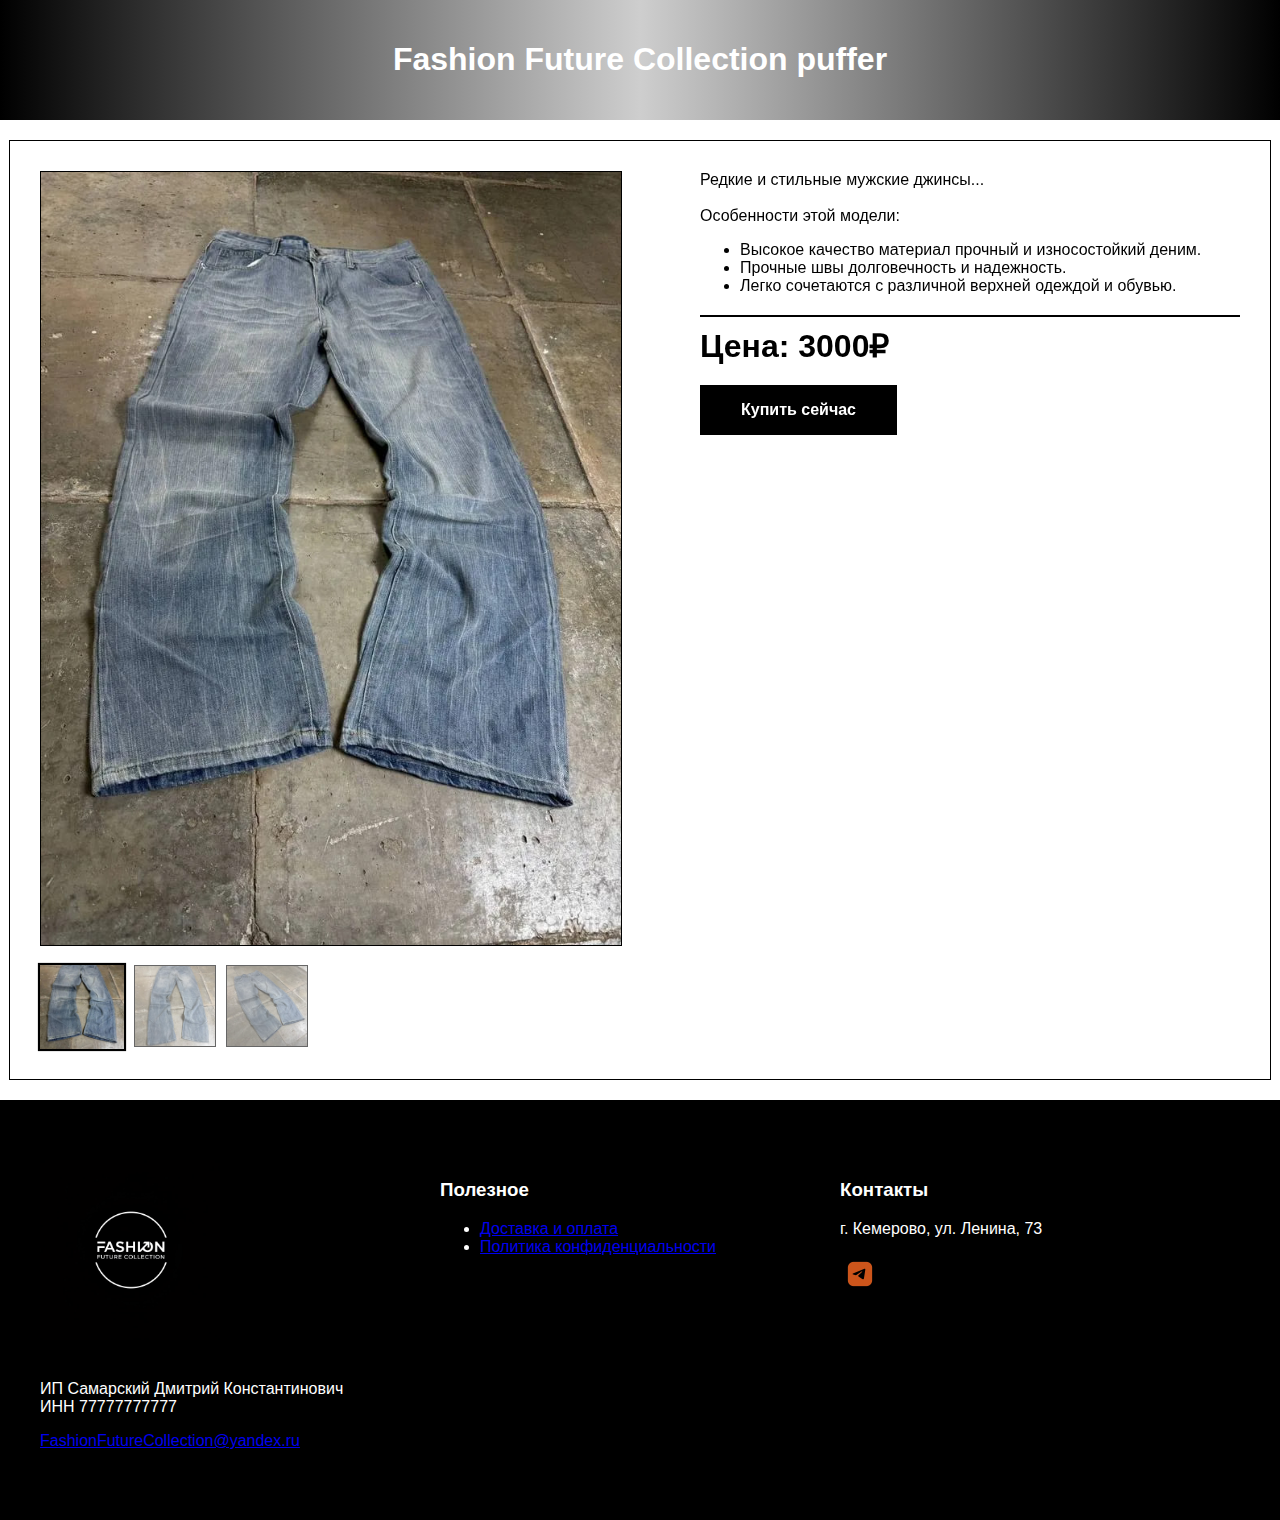
<file: fashion-main/jeansman.html>
<!DOCTYPE html>
<html lang="ru">
<head>
<meta charset="UTF-8" />
<meta name="viewport" content="width=device-width, initial-scale=1.0" />
<title>Jeans</title>
<style>
/* Базовые настройки из твоего кода */
html, body {
  margin: 0; padding: 0; width: 100%; min-height: 100vh;
  display: flex; flex-direction: column;
  font-family: 'Inter', sans-serif;
}

header {
  width: 100%; text-align: center; padding: 20px 0;
  background: linear-gradient(90deg, #000 0%, #cecece 50%, #000 100%);
  color: #fff; /* Исправил на белый для читаемости */
}

/* Контейнер карточки */
.product-card-container {
    display: flex; gap: 40px;
    background: rgba(255, 255, 255, 0.1);
    backdrop-filter: blur(5px);
    padding: 30px; border: 1px solid #000;
    margin: 20px auto; max-width: 1200px; flex-wrap: wrap;
}

/* СЛАЙДЕР: Секция изображений */
.images-section {
    flex: 1; min-width: 300px;
    display: flex; flex-direction: column; gap: 15px;
}

.main-img-wrapper img {
    width: 100%; height: auto;
    border: 1px solid #000;
    transition: opacity 0.3s ease-in-out; /* Плавность для слайдера */
}

.thumbnails {
    display: flex; gap: 10px;
}

.thumbnails img {
    width: 80px; height: 80px; object-fit: cover;
    border: 1px solid #000; cursor: pointer;
    opacity: 0.6; transition: 0.3s;
}

.thumbnails img:hover, .thumbnails img.active {
    opacity: 1; border: 2px solid #000; transform: scale(1.05);
}

.fade-out { opacity: 0; } 


.description-section { flex: 1; min-width: 300px; display: flex; flex-direction: column; }
.puffer { padding-left: 40px; }
.price { font-size: 2em; font-weight: 700; margin: 20px 0; border-top: 2px solid #000; padding-top: 10px; }
.buy-button {
    display: inline-block; padding: 15px 40px; background: #000; color: #fff;
    text-decoration: none; text-align: center; font-weight: bold; border: 1px solid #000;
}

.main-footer { background-color: #000; color: #fff; padding: 60px 0 40px 0; margin-top: auto; }
.footer-container { max-width: 1200px; margin: 0 auto; display: flex; justify-content: space-between; flex-wrap: wrap; padding: 0 20px; }
.footer-col { flex: 1; min-width: 200px; margin-bottom: 30px; }
.footer-logo { width: 180px; filter: invert(1); margin-bottom: 20px; }
.social-icons img { width: 40px; filter: invert(1); transition: 0.3s; } /* Уменьшил размер иконки */

@media (max-width: 768px) {
    .product-card-container { flex-direction: column; margin: 10px; }
    .puffer { padding-left: 0; }
}

</style>
</head>
<body>
<header>
    <h1>Fashion Future Collection puffer</h1>
</header>

<main class="content-wrapper">
    <div class="product-card-container"> <!-- Используем класс из CSS -->
        <div class="images-section">
            <!-- Главное фото слайдера -->
            <div class="main-img-wrapper">
                <img src="img/jeansman.jpg" id="main-img" alt="Основное фото" />
            </div>
            
            <!-- Миниатюры (кнопки слайдера) -->
            <div class="thumbnails">
                <img src="img/jeansman.jpg" class="active" onclick="changeImage(this)" alt="1" />
                <img src="img/jeansman2.jpg" onclick="changeImage(this)" alt="2" />
                <img src="img/jeansman3.jpg" onclick="changeImage(this)" alt="3" />
            </div>
        </div>

        <div class="description-section">
            <div class="puffer"> <!-- Класс из CSS для отступа -->
                <div class="description">   
                    Редкие и стильные мужские джинсы...
                    <br><br>
                    Особенности этой модели:
                    <ul>
                        <li>Высокое качество материал прочный и износостойкий деним.</li>
                        <li>Прочные швы долговечность и надежность.</li>
                        <li>Легко сочетаются с различной верхней одеждой и обувью.</li>
                    </ul>
                </div>
                <div class="price">Цена: 3000₽</div>
                <a href="#" class="buy-button">Купить сейчас</a>
            </div>
        </div>
    </div>
</main>

<footer class="main-footer">
    <div class="footer-container">
        <div class="footer-col brand-info">
            <img src="img/logo.png" alt="FFClogo" class="footer-logo">
            <p>ИП Самарский Дмитрий Константинович<br>ИНН 77777777777</p>
            <a href="mailto:FFC@yandex.ru" class="email">FashionFutureCollection@yandex.ru</a>
        </div>
        <div class="footer-col">
            <h3>Полезное</h3>
            <ul>
                <li><a href="#">Доставка и оплата</a></li>
                <li><a href="#">Политика конфиденциальности</a></li>
            </ul>
        </div>
        <div class="footer-col">
            <h3>Контакты</h3>
            <p>г. Кемерово, ул. Ленина, 73</p>
            <div class="social-icons">
                <a href="#"><img src="img/tg-logo.png" alt="TG"></a>
            </div>
        </div>
    </div>
</footer>

<!-- Скрипт для работы слайдера -->
<script>
function changeImage(element) {
    const mainImg = document.getElementById('main-img');
    
    // Эффект затухания (используем твой класс fade-out)
    mainImg.classList.add('fade-out');
    
    setTimeout(() => {
        mainImg.src = element.src;
        mainImg.classList.remove('fade-out');
    }, 300);

    // Убираем активный класс у всех и добавляем нажатому
    document.querySelectorAll('.thumbnails img').forEach(img => img.classList.remove('active'));
    element.classList.add('active');
}
</script>
</body>
</html>
</file>
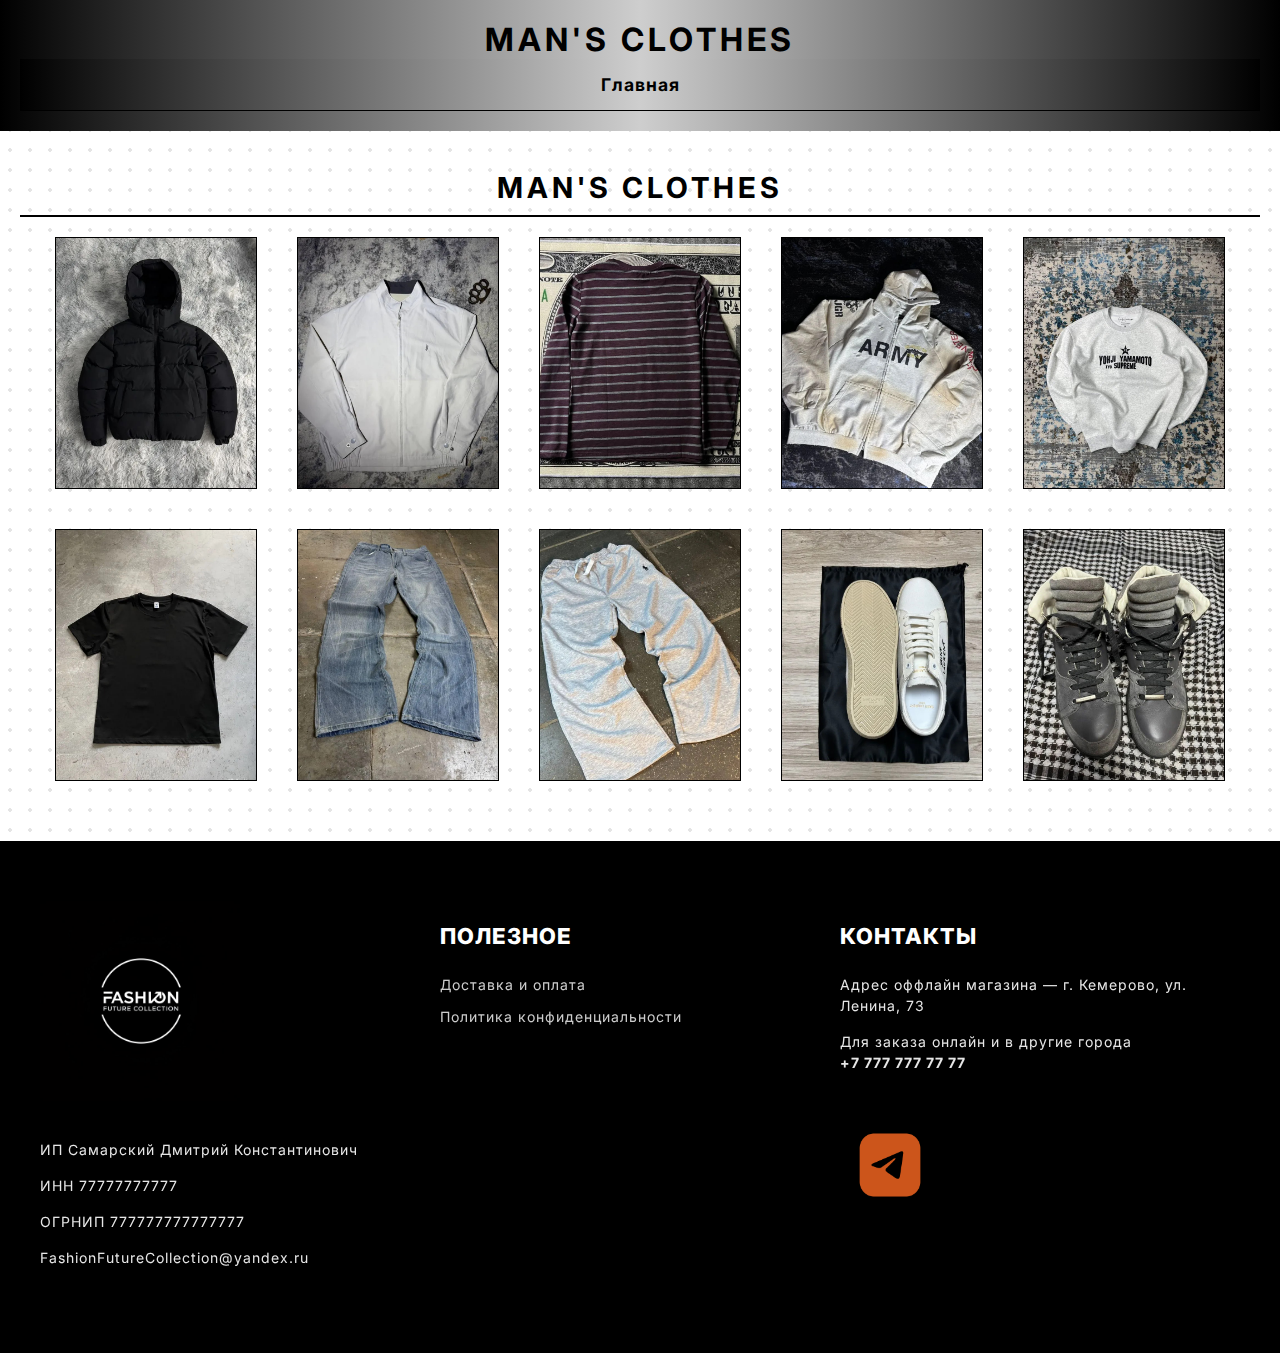
<file: fashion-main/manfashion.html>
<!DOCTYPE html>
<html lang="ru">
<head>
  <meta charset="UTF-8" />
  <meta name="viewport" content="width=device-width, initial-scale=1.0"/>
  <title>Man's clothes</title>
  <link rel="stylesheet" href="one.css" />
</head>
<body>
  <header>
    <h1>Man's clothes</h1>
    <nav>
      <a href="index.html">Главная</a>

    </nav>
  </header>

  <main>
    <section class="category">
      <h1>Man's clothes</h1>

      <div class="products">
        <div class="product">
          <a href="puffer.html">
            <img src="img/puffer.jpg" alt="Пуховик" />
            <p>Пуховик</p>
          </a>
        </div>

        <div class="product">
          <a href="vetrovka.html">
            <img src="img/vetrovka.jpg" alt="Ветровка мужская" />
            <p>Ветровки</p>
          </a>
        </div>

        <div class="product">
          <a href="#">
            <img src="img/longsleeve2.jpg" alt="Лонгслив" />
            <p>Лонгсливы</p>
          </a>
        </div>

        <div class="product">
          <a href="#">
            <img src="img/ziphoddie.jpg" alt="Зип-по" />
            <p>Зип худи</p>
          </a>
        </div>

        <div class="product">
          <a href="#">
            <img src="img/sweetshot.jpg" alt="Свитшот" />
            <p>Свитшоты</p>
          </a>
        </div>

        <div class="product">
          <a href="T-shirt.html">
            <img src="img/t-shirt.jpg" alt="Футболка мужская" />
            <p>Футболки</p>
          </a>
        </div>

        <div class="product">
          <a href="jeansman.html">
            <img src="img/jeansman.jpg" alt="Джинсы мужские" />
            <p>Джинсы</p>
          </a>
        </div>

        <div class="product">
          <a href="#">
            <img src="img/pants.jpg" alt="Штаны" />
            <p>Штаны</p>
          </a>
        </div>

        <div class="product">
          <a href="#">
            <img src="img/shoes.jpg" alt="Обувь" />
            <p>Кеды</p>
          </a>
        </div>

        <div class="product">
          <a href="#">
            <img src="img/sneakers.jpg" alt="Кроссовки" />
            <p>Кроссовки</p>
          </a>
        </div>
      </div>
    </section>
  </main>
<footer class="main-footer">
  <div class="footer-container">
    
    <div class="footer-col logo-info">
      <img src="img/logo.png" alt="FFClogo" class="footer-logo">
      <div class="legal-info">
        <p>ИП Самарский Дмитрий Константинович</p>
        <p>ИНН 77777777777</p>
        <p>ОГРНИП 777777777777777</p>
        <p>FashionFutureCollection@yandex.ru</p>
      </div>
    </div>
    <div class="footer-col">
      <h3>Полезное</h3>
      <ul>
        <li><a href="#">Доставка и оплата</a></li>
        <li><a href="#">Политика конфиденциальности</a></li>
      </ul>
    </div>
    <div class="footer-col">
      <h3>Контакты</h3>
      <p>Адрес оффлайн магазина — г. Кемерово, ул. Ленина, 73</p>
      <p class="phone">Для заказа онлайн и в другие города<br><strong>+7 777 777 77 77</strong></p>
      
      <div class="social-icons">
        <a href="https://t.me/imfashiongeek"><img src="img/tg-logo.png" alt="TG"></a>
      </div>
    </div>

  </div>
</footer>
  <script>
    document.addEventListener('DOMContentLoaded', function () {
      document.querySelectorAll('.product').forEach(function (product) {
        product.addEventListener('click', function (event) {
          // если клик уже внутри ссылки — позволяем браузеру перейти сам
          if (event.target.closest('a')) return;
          const link = product.querySelector('a');
          if (link) window.location.href = link.href;
        });
      });
    });
  </script>
</body>
</html>
</file>
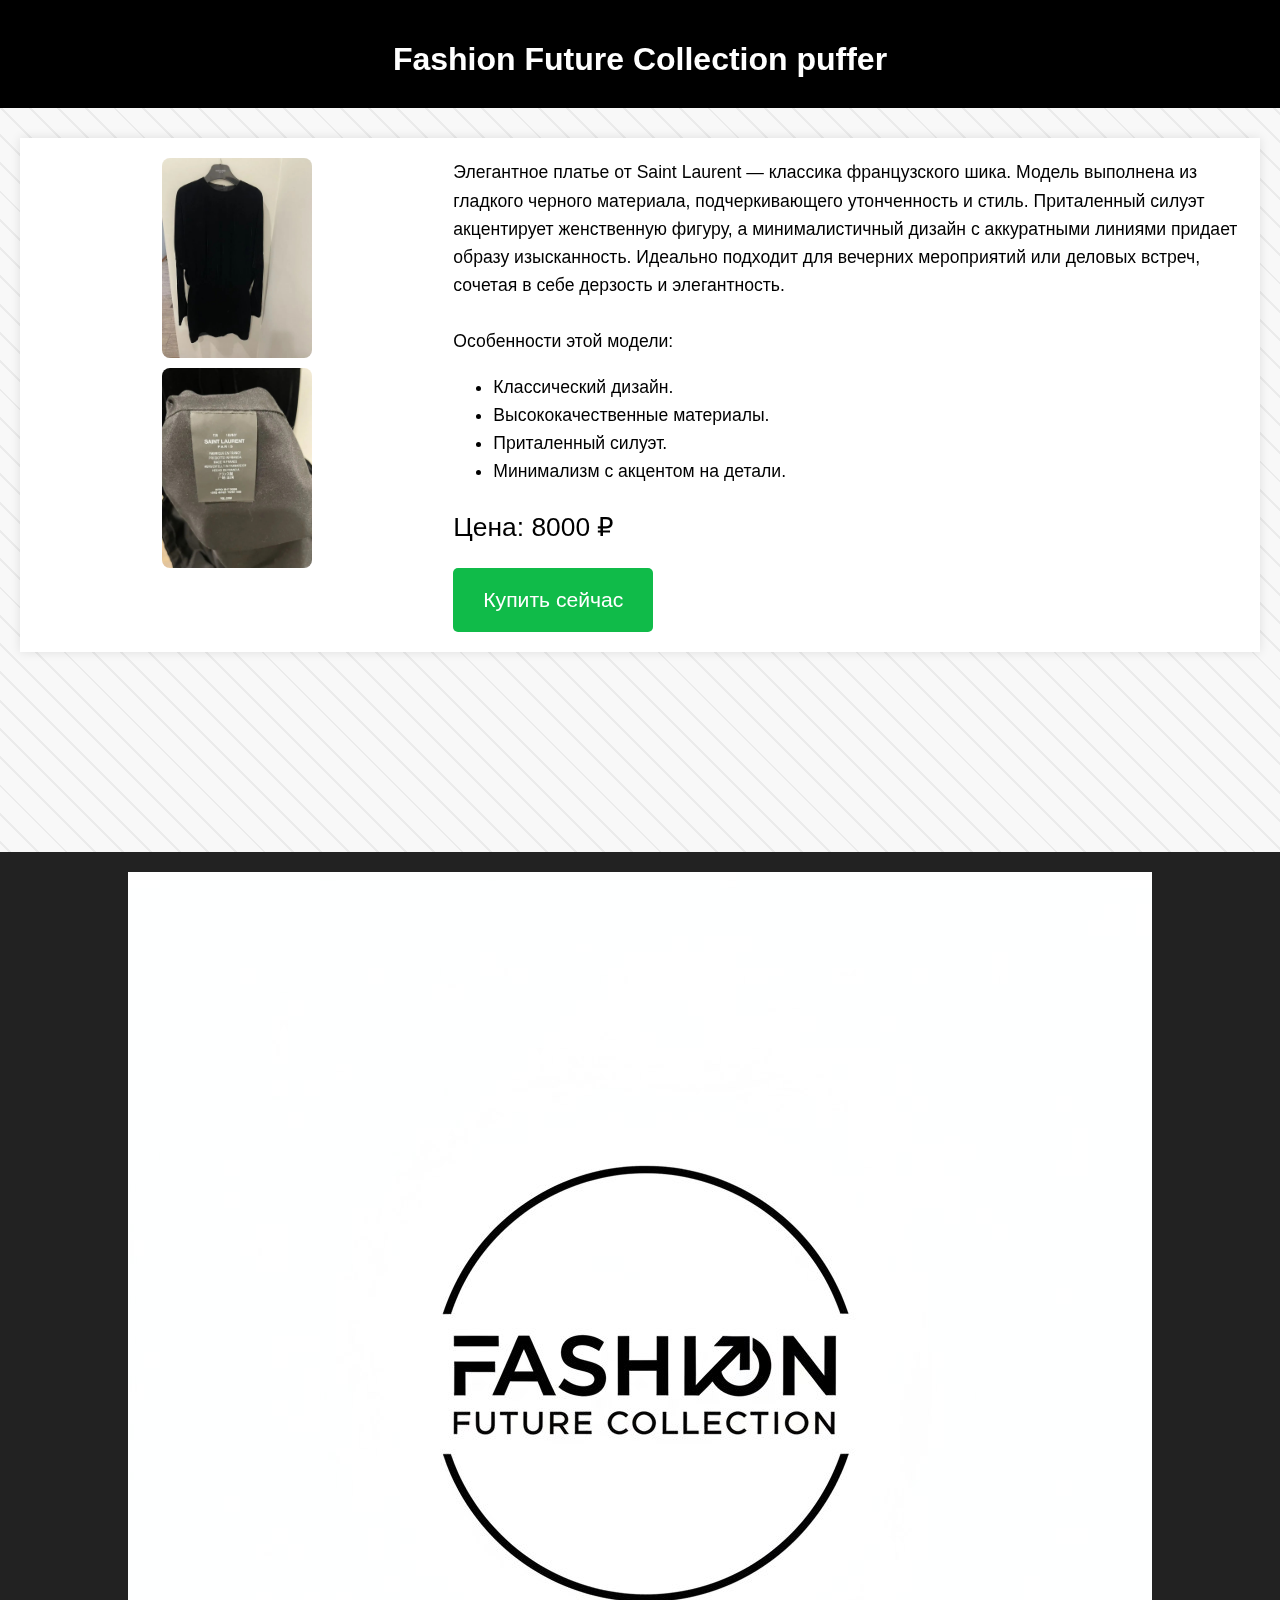
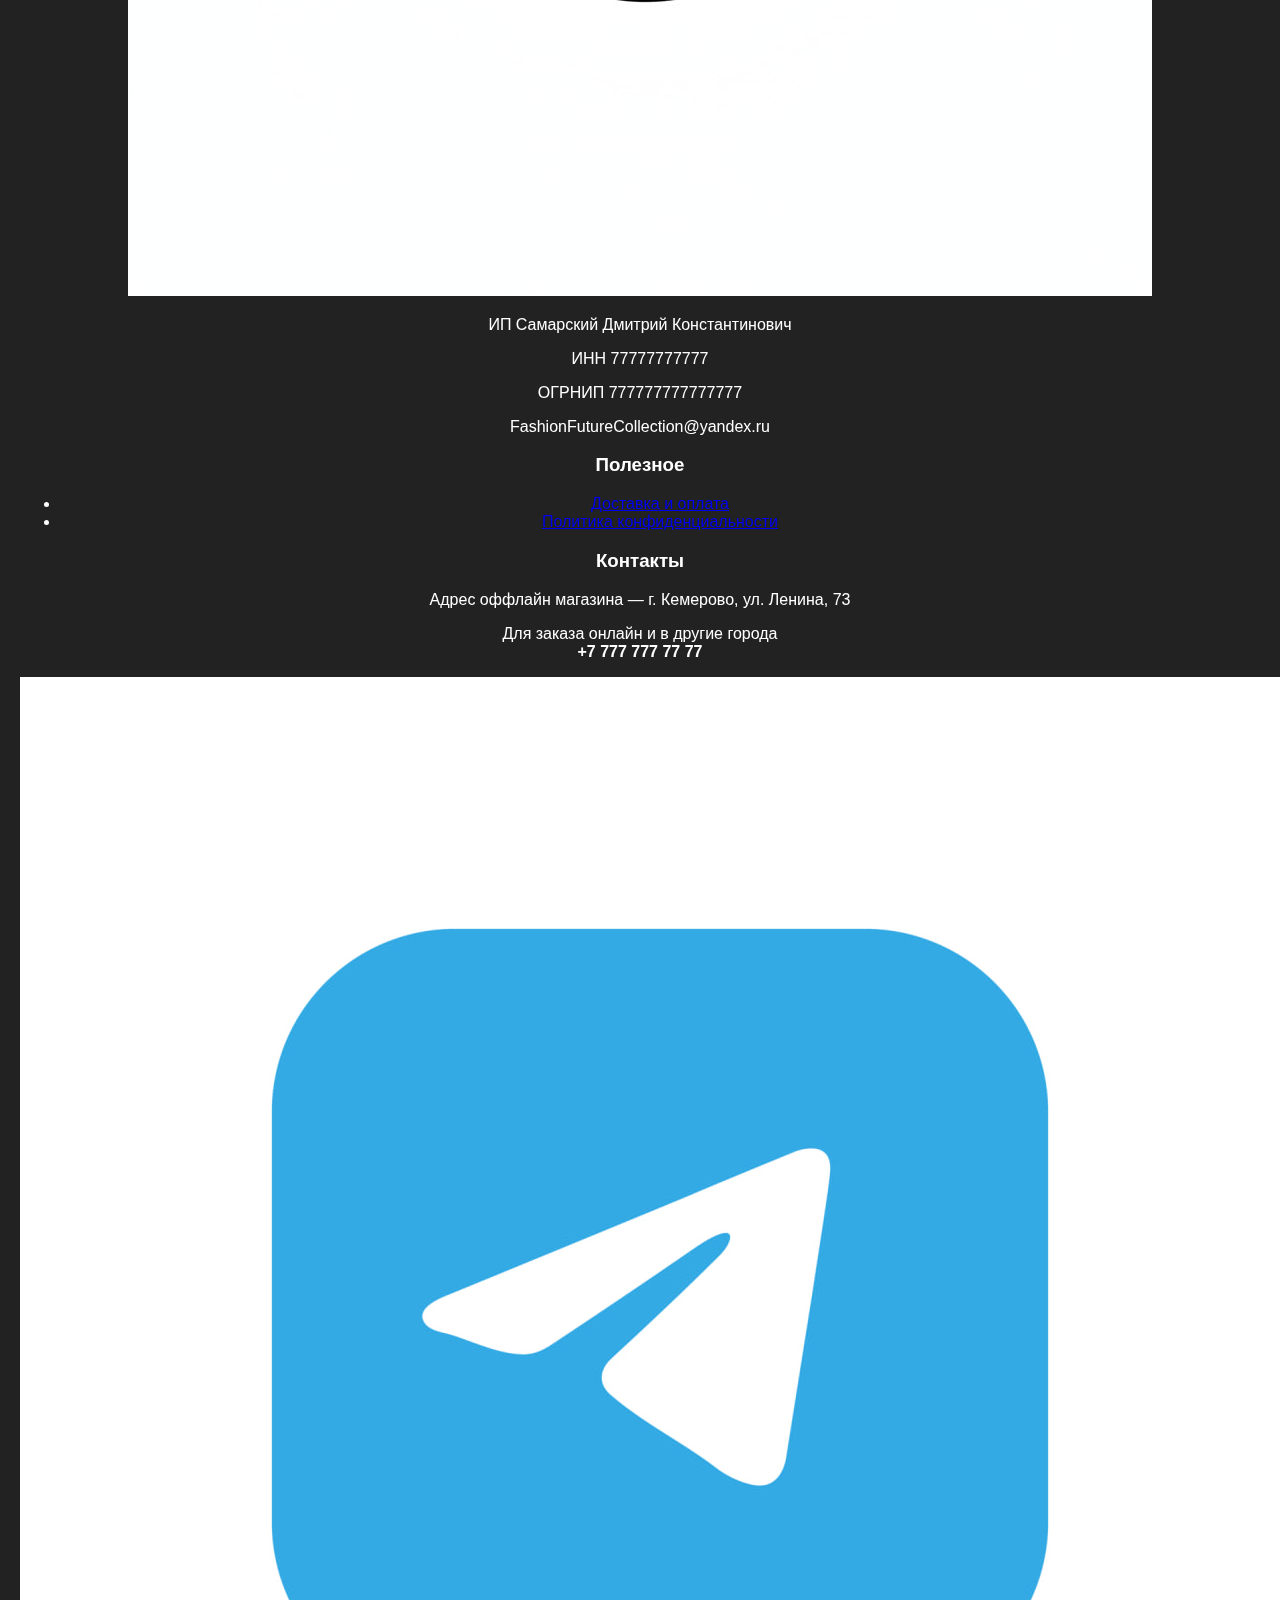
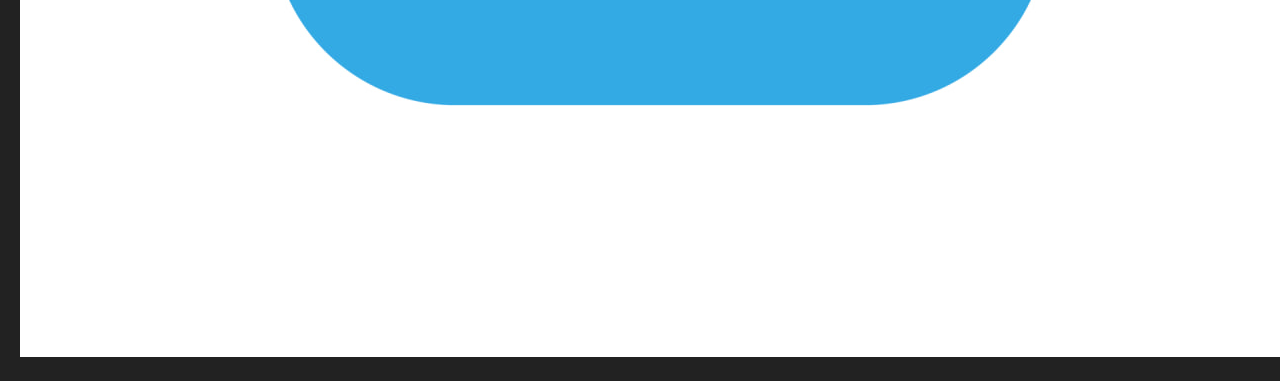
<file: fashion-main/plate.html>
<!DOCTYPE html>
<html lang="ru">
<head>
<meta charset="UTF-8" />
<meta name="viewport" content="width=device-width, initial-scale=1.0" />
<title>plate</title>
<style>
    body {
        font-family: Impact, Haettenschweiler, 'Arial Narrow Bold', sans-serif;
        margin: 0;
        padding: 0;
        background-color: #f8f8f8;
        color: #000000;
    }
    header {
        background-color: #000000;
        color: #ffffff;
        padding: 20px;
        text-align: center;
    }
    .container {
       
        max-width: 1200px;
        margin: 30px auto;
        padding: 20px;
        background-color: #fff;
        box-shadow: 0 0 10px rgba(0,0,0,0.1);
        display: flex;
        flex-direction: row;
        gap: 20px;
        align-items: flex-start;
    }
    .images-section {
        flex: 1;
        display: flex;
        flex-direction: column;
        gap: 10px;
        align-items: center;
    }
    .images-section img {
        width: 150px;
        border-radius: 8px;
        object-fit: cover;
    }
    .description-section {
        flex: 2;
        font-size: 1.1em;
        line-height: 1.6;
    }
    h1 {
        font-size: 2em;
        margin-bottom: 10px;
    }
    .price {
        font-size: 1.5em;
        color: #000;
        margin: 20px 0;
    }
    .buy-button {
        display: inline-block;
        padding: 15px 30px;
        background-color: #10bb49;
        color: #fff;
        font-size: 1.2em;
        text-decoration: none;
        border-radius: 5px;
        transition: background-color 1s;
        
    }
    .buy-button:hover {
        transition: 1s;
        background-color: #219150;
        transform: scale(1.05);
    }
    footer {
        text-align: center;
        padding: 20px;
        background-color: #222;
        color: #fff;
        margin-top: 200px;
    }
    @media (max-width: 768px) {
        .container {
            flex-direction: column;
        }
        .images-section {
            flex-direction: row;
            justify-content: center;
        }
        .images-section img {
            width: 100px;
        }
    }
    body::before {
  content: "";
  position: fixed;
  top: 0;
  left: 0;
  width: 100%;
  height: 100%;
  background: repeating-linear-gradient(
    45deg,
    #000 0,
    #000 2px,
    transparent 2px,
    transparent 20px
  );
  opacity: 0.05; /* Легкая прозрачность для фонового узора */
  z-index: -1;
  animation: wave 3s linear infinite;
}
@keyframes wave {
  from {
    background-position: 0 0;
  }
  to {
    background-position: 100px 0;
  }
}
</style>
</head>
<body>
<header>
    <h1>Fashion Future Collection puffer</h1>
</header>
<div class="container">
    <div class="images-section">
        <img src="img/plate.jpeg" alt="Картинка 1" />
        <img src="img/plate2.jpeg" alt="Картинка 2" />
    </div>
    <div class="description-section">
        <div class="description">   
            Элегантное платье от Saint Laurent — классика французского шика. Модель выполнена из гладкого черного материала, подчеркивающего утонченность и стиль. Приталенный силуэт акцентирует женственную фигуру, а минималистичный дизайн с аккуратными линиями придает образу изысканность. Идеально подходит для вечерних мероприятий или деловых встреч, сочетая в себе дерзость и элегантность.<br><br>
            Особенности этой модели:
            <ul>
                <li>Классический дизайн.</li>
                <li>Высококачественные материалы.</li>
                <li>Приталенный силуэт.</li>
                <li>Минимализм с акцентом на детали.</li>
            </ul>
        </div>
        <div class="price">Цена: 8000 ₽</div>
        <a href="#" class="buy-button">Купить сейчас</a>
    </div>
</div>
<footer class="main-footer">
  <div class="footer-container">
    
    <div class="footer-col logo-info">
      <img src="img/logo.png" alt="FFClogo" class="footer-logo">
      <div class="legal-info">
        <p>ИП Самарский Дмитрий Константинович</p>
        <p>ИНН 77777777777</p>
        <p>ОГРНИП 777777777777777</p>
        <p>FashionFutureCollection@yandex.ru</p>
      </div>
    </div>
    <div class="footer-col">
      <h3>Полезное</h3>
      <ul>
        <li><a href="#">Доставка и оплата</a></li>
        <li><a href="#">Политика конфиденциальности</a></li>
      </ul>
    </div>
    <div class="footer-col">
      <h3>Контакты</h3>
      <p>Адрес оффлайн магазина — г. Кемерово, ул. Ленина, 73</p>
      <p class="phone">Для заказа онлайн и в другие города<br><strong>+7 777 777 77 77</strong></p>
      
      <div class="social-icons">
        <a href="https://t.me/imfashiongeek"><img src="img/tg-logo.png" alt="TG"></a>
      </div>
    </div>

  </div>
</footer>
</body>
</html>
</file>
<file: one.css>
@import url('https://fonts.googleapis.com/css2?family=Inter:wght@300;400;700&display=swap');

html, body {
    margin: 0;
    padding: 0;
    width: 100%;
    min-height: 100vh;
    display: flex;
    flex-direction: column;
    font-family: 'Inter', sans-serif;
    background-color: #f9f9f9;
}
header h1 {
    margin: 0;
    font-size: 2.2em;
    text-transform: uppercase;
    letter-spacing: 6px;
    font-weight: 800;
}

h1 {
  text-transform: uppercase;
  letter-spacing: 4px; 
  font-weight: 700;
  text-align: center;
}

header {
    width: 100%;
    text-align: center;
    padding: 30px 0;
    background: linear-gradient(90deg, #616161 0%, #cecece 50%, #616161 100%);
    color: #000;
}
header h1 {
    margin: 0;
    font-size: 2.2em;
    text-transform: uppercase;
    letter-spacing: 6px;
    font-weight: 800;
}
nav {
    width: 100%;
    display: flex;
    justify-content: center;
    gap: 30px;
    padding: 15px 0;
    background: #fff;
    border-bottom: 1px solid #eee;
}
nav a {
    text-decoration: none;
    color: #000;
    font-weight: 600;
    font-size: 0.9em;
    text-transform: uppercase;
    letter-spacing: 1px;
    transition: 0.3s;
}
nav a:hover {
    color: #666;
}

main {
  padding: 20px;
}

.category {
  margin-bottom: 40px;
}

.category h1 {
  font-size: 1.8em;
  margin-bottom: 20px;
  border-bottom: 2px solid #000;
  padding-bottom: 10px;
}

.products {
  display: flex;
  gap: 40px;
  flex-wrap: wrap;
  justify-content: center;
}

.product {
  width: 200px;
  height: 250px;
  overflow: hidden;
  cursor: pointer;
  transition: transform 0.3s, box-shadow 0.3s;
  border: 1px solid #000;
}

.product img {
  width: 100%;
  height: 100%;
  object-fit: cover;
  display: block;
}

.product:hover {
  transform: scale(1.05);
  box-shadow: 0 0 10px rgba(0,0,0,0.3);
}
.bestseller{
  text-align: center;
}

.main-footer {
    background: #000;
    color: #fff;
    padding: 60px 0 40px 0;
    margin-top: 60px; 
    width: 100%;
}

.footer-container {
    max-width: 1200px;
    margin: 0 auto;
    display: flex;
    justify-content: space-between;
    align-items: flex-start;
    padding: 0 40px;
    flex-wrap: wrap; 
}

.footer-col {
    flex: 1;
    min-width: 250px;
    margin-bottom: 30px;
}

.footer-logo {
    width: 80px; 
    height: auto;
    margin-bottom: 25px;
    display: block;
}

.legal-info p {
    font-size: 12px;
    line-height: 1.8;
    margin: 4px 0;
    opacity: 0.7; 
}

.footer-col h3 {
    font-size: 18px;
    text-transform: uppercase;
    margin-bottom: 25px;
    letter-spacing: 2px;
    font-weight: bold;
}

.footer-col ul {
    list-style: none;
    padding: 0;
    margin: 0;
}

.footer-col ul li {
    margin-bottom: 12px;
}

.footer-col ul li a {
    color: #fff;
    text-decoration: none;
    font-size: 14px;
    opacity: 0.8;
    transition: opacity 0.3s;
}

.footer-col ul li a:hover {
    opacity: 1;
}

.footer-col p {
    font-size: 14px;
    line-height: 1.6;
    margin-bottom: 15px;
}

.phone {
    margin-top: 20px;
}

.phone strong {
    font-size: 18px;
    display: block;
    margin-top: 5px;
    letter-spacing: 1px;
}



/* Адаптивность для телефонов */
@media (max-width: 768px) {
    .footer-container {
        flex-direction: column;
        padding: 0 20px;
    }
    
    .footer-col {
        width: 100%;
        text-align: left;
    }
}
.social-icons {
    margin-top: 15px;
    background-color: #00000023;
}

.social-icons a {
    display: inline-block;
    background: #0000004c; /* Оранжевый цвет как на скриншоте */
    padding: 10px;
    border-radius: 12px;
    transition: transform 0.3s ease;
}

.social-icons a:hover {
    transform: scale(1.1);
}

.social-icons img {
    width: 50px;
    height: 100%;
    display: block;
}
</file>
<file: fashion-main/one.css>
@import url('https://fonts.googleapis.com/css2?family=Inter:wght@300;400;700&display=swap');

body {
  margin: 0;
  font-family: 'Inter', sans-serif;
  background: #000000;
  background: linear-gradient(90deg, rgba(0, 0, 0, 1) 0%, rgba(64, 64, 64, 1) 47%, rgba(219, 219, 219, 1) 100%);
  color: #000;
  letter-spacing: 1px;
  background-image: radial-gradient(#e5e5e5 2px, transparent 2px);
  background-size: 20px 20px;
}

header {
  text-align: center;
  padding: 20px;
  background: #000000;
  background: linear-gradient(90deg, rgba(0, 0, 0, 1) 0%, rgb(206, 206, 206) 50%, rgba(0, 0, 0, 1) 100%);
  color: rgb(0, 0, 0);
}

header h1 {
  margin: 0;
  font-size: 2em;
}

h1 {
  text-transform: uppercase;
  letter-spacing: 4px; 
  font-weight: 700;
  text-align: center;
}

nav {
  display: flex;
  justify-content: center;
  gap: 30px;
  padding: 15px 0;
  background: #000000;
  background: linear-gradient(90deg, rgba(0, 0, 0, 1) 0%, rgb(206, 206, 206) 50%, rgba(0, 0, 0, 1) 100%);
  border-bottom: 1px solid #000;
    
}

nav a {
  text-decoration: none;
  color: #000;
  font-weight: bold;
  font-size: 1.1em;
  transition: color 0.3s;
}

nav a:hover {
  color: #797979;
}

main {
  padding: 20px;
}

.category {
  margin-bottom: 40px;
}

.category h1 {
  font-size: 1.8em;
  margin-bottom: 20px;
  border-bottom: 2px solid #000;
  padding-bottom: 10px;
}

.products {
  display: flex;
  gap: 40px;
  flex-wrap: wrap;
  justify-content: center;
}

.product {
  width: 200px;
  height: 250px;
  overflow: hidden;
  cursor: pointer;
  transition: transform 0.3s, box-shadow 0.3s;
  border: 1px solid #000;
}

.product img {
  width: 100%;
  height: 100%;
  object-fit: cover;
  display: block;
}

.product:hover {
  transform: scale(1.05);
  box-shadow: 0 0 10px rgba(0,0,0,0.3);
}
.bestseller{
  text-align: center;
}

.main-footer {
  background-color: #000;
  background-repeat: no-repeat;
  background-size: cover;
  color: #fff;
  padding: 60px 0 40px 0;
  font-family: 'Inter', sans-serif; 
}

.footer-container {
  max-width: 1200px;
  margin: 0 auto;
  display: flex;
  justify-content: space-between;
  flex-wrap: wrap; 
  padding: 0 20px;
}

.footer-col {
  flex: 1;
  min-width: 200px;
  margin-bottom: 30px;
}

.footer-col h3 {
  font-size: 22px;
  text-transform: uppercase;
  margin-bottom: 25px;
  font-weight: 800;
  letter-spacing: 1px;
}

.footer-col ul {
  list-style: none;
  padding: 0;
}

.footer-col ul li {
  margin-bottom: 12px;
}

.footer-col ul li a {
  color: #fff;
  text-decoration: none;
  font-size: 14px;
  opacity: 0.8;
  transition: opacity 0.3s;
}



.social-icons {
  margin-top: 40px;
  display: flex;
  gap: 15px;
}

.social-icons img {
  width: 100px;
  height: 100%;
  filter: invert(1);
  transition: transform 0.3s;
}

.social-icons a:hover img {
  transform: scale(1.1);
}

.footer-col p {
  font-size: 14px;
  line-height: 1.5;
  margin-bottom: 15px;
  opacity: 0.9;
}
.brand-info {
  display: flex;
  flex-direction: column;
  align-items: flex-start; 
}
.email {
  margin-top: 15px !important;
  color: #fff !important;
  opacity: 0.8;
}
.footer-logo {
  width: 200px;
  filter: invert(1);
  margin-bottom: 20px;
}
</file>
